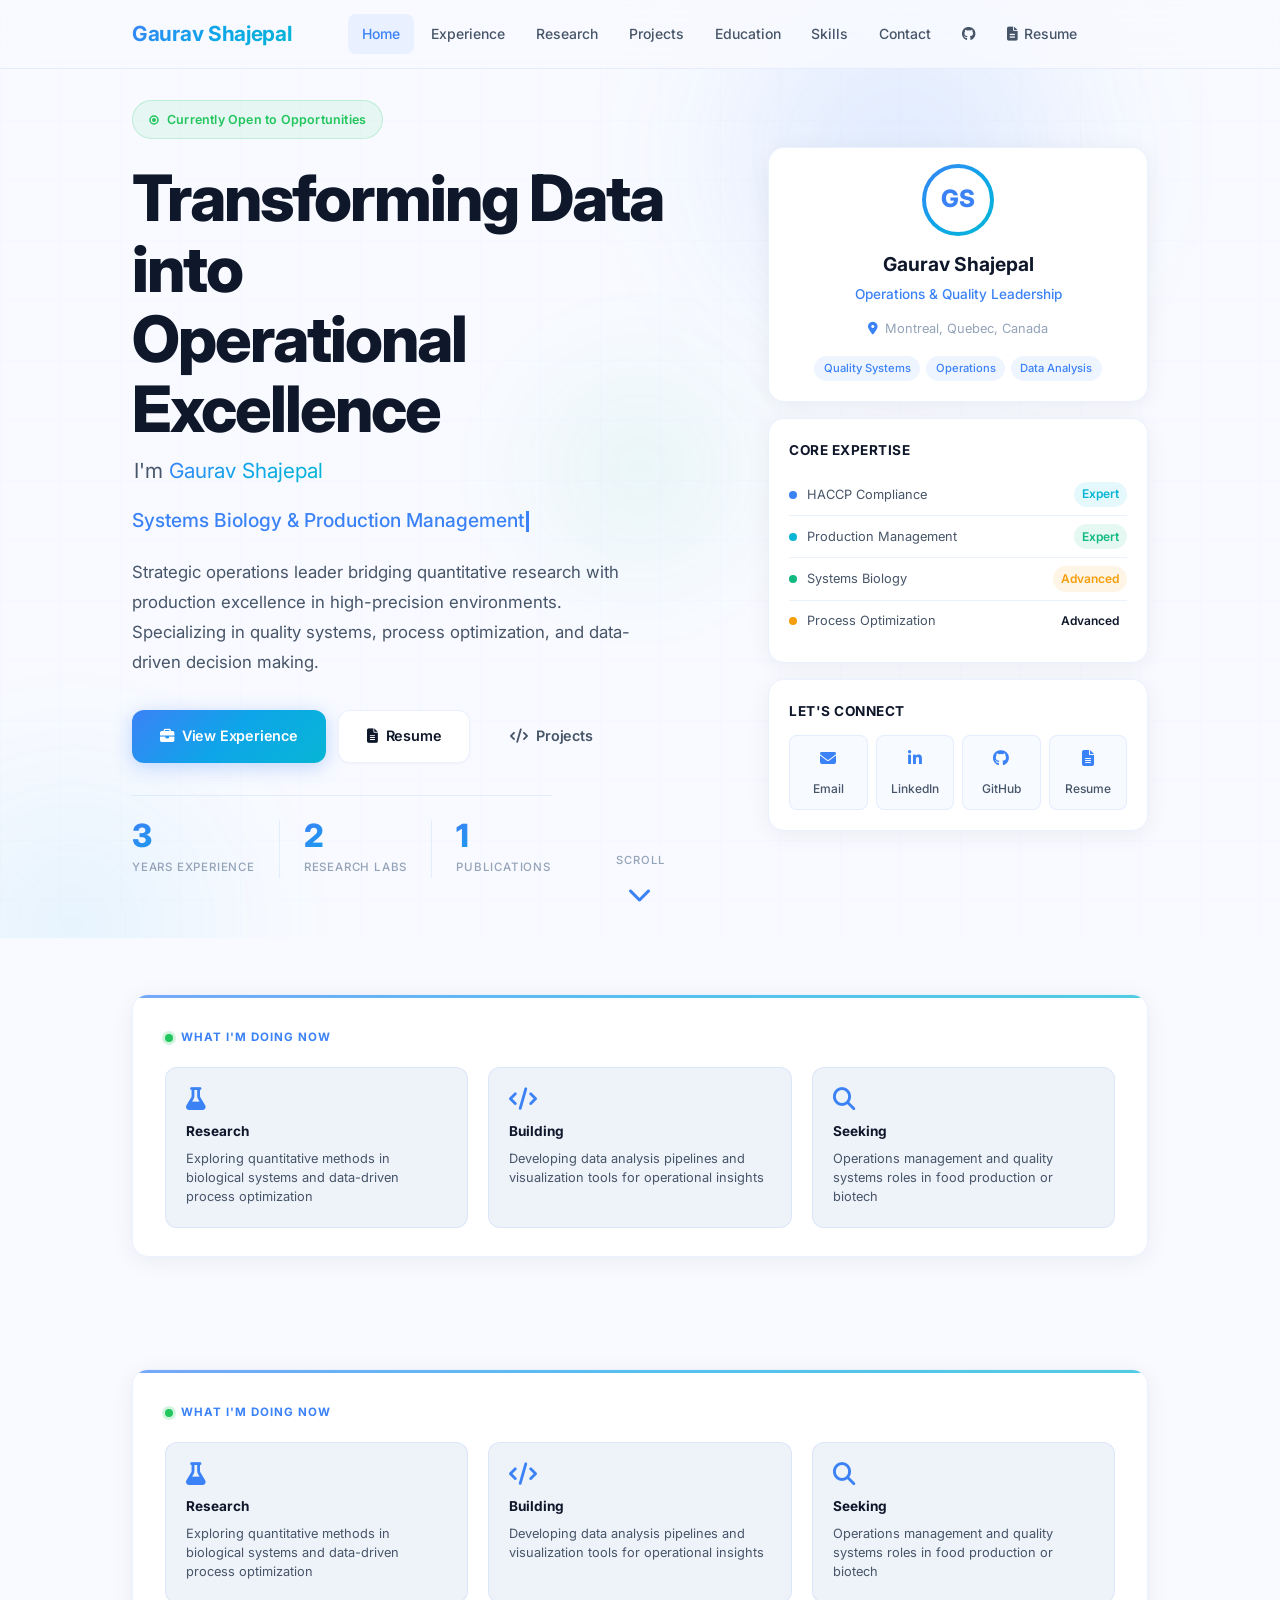
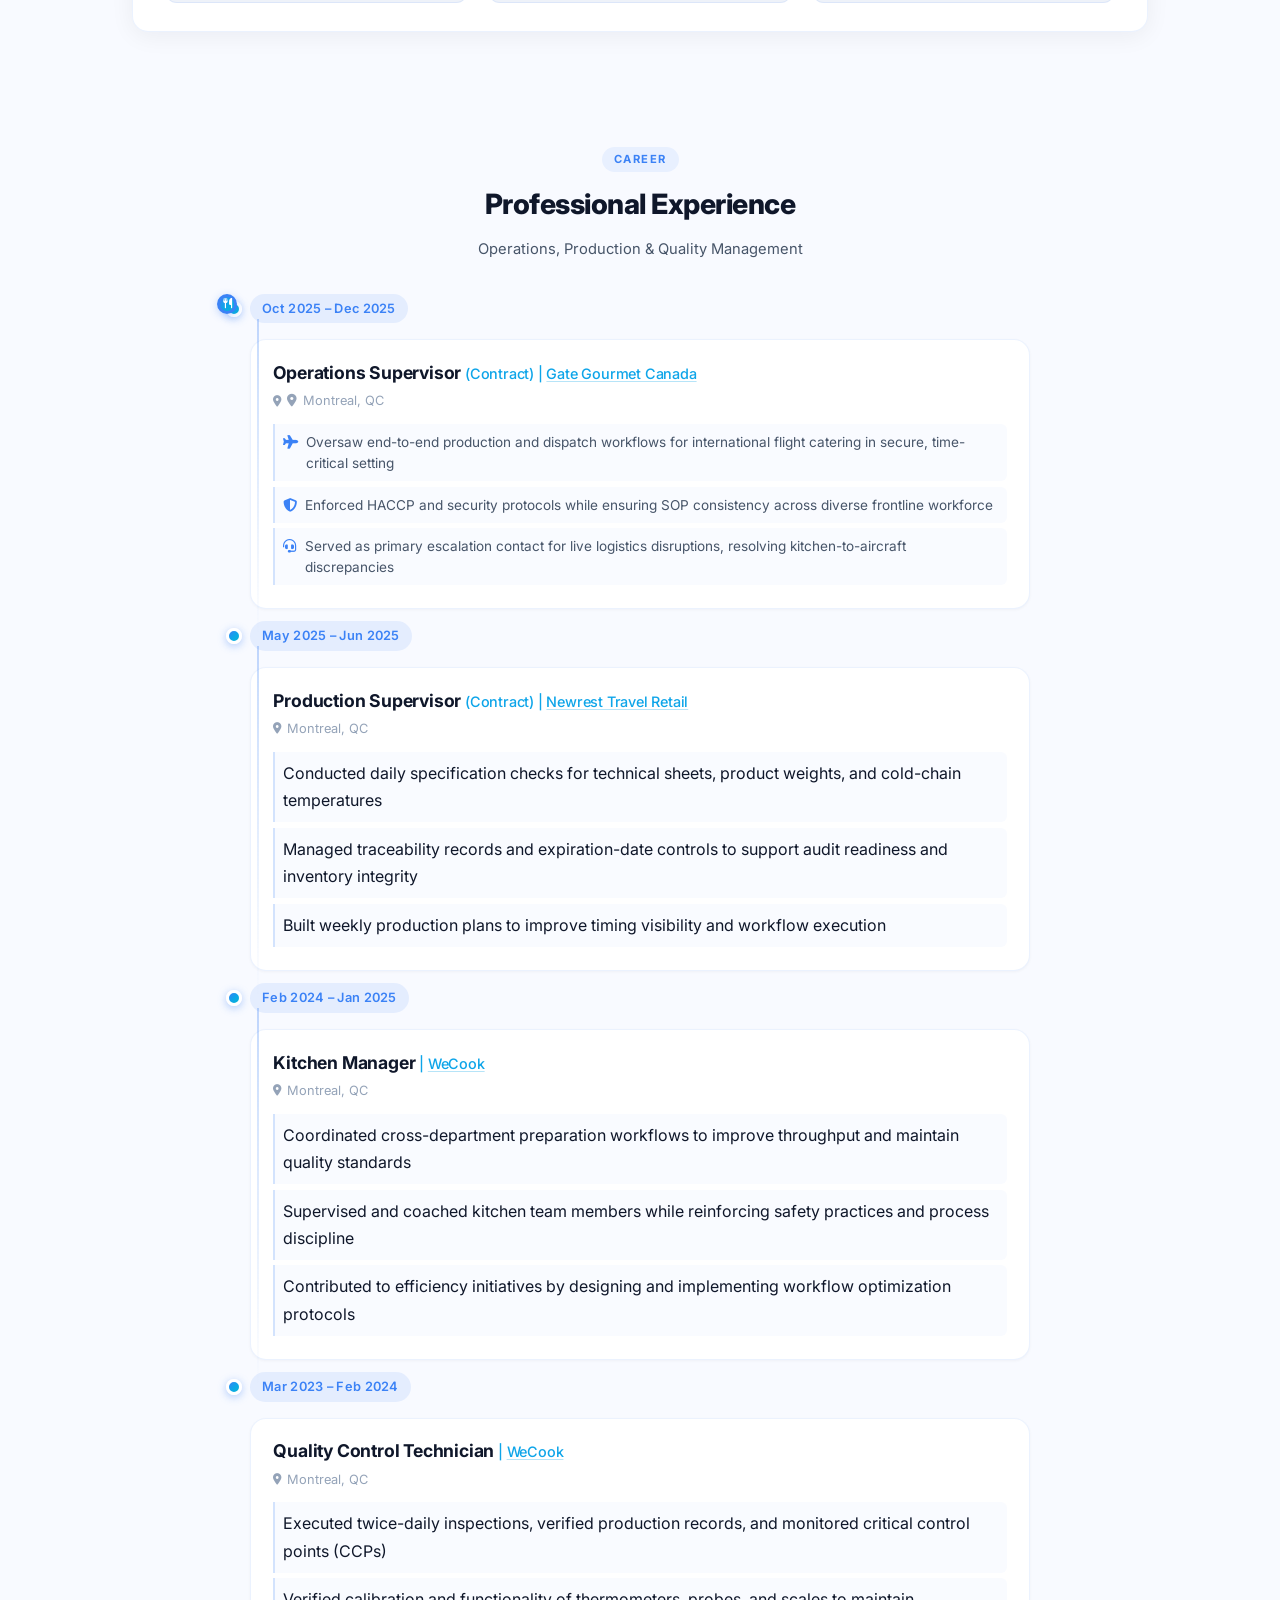
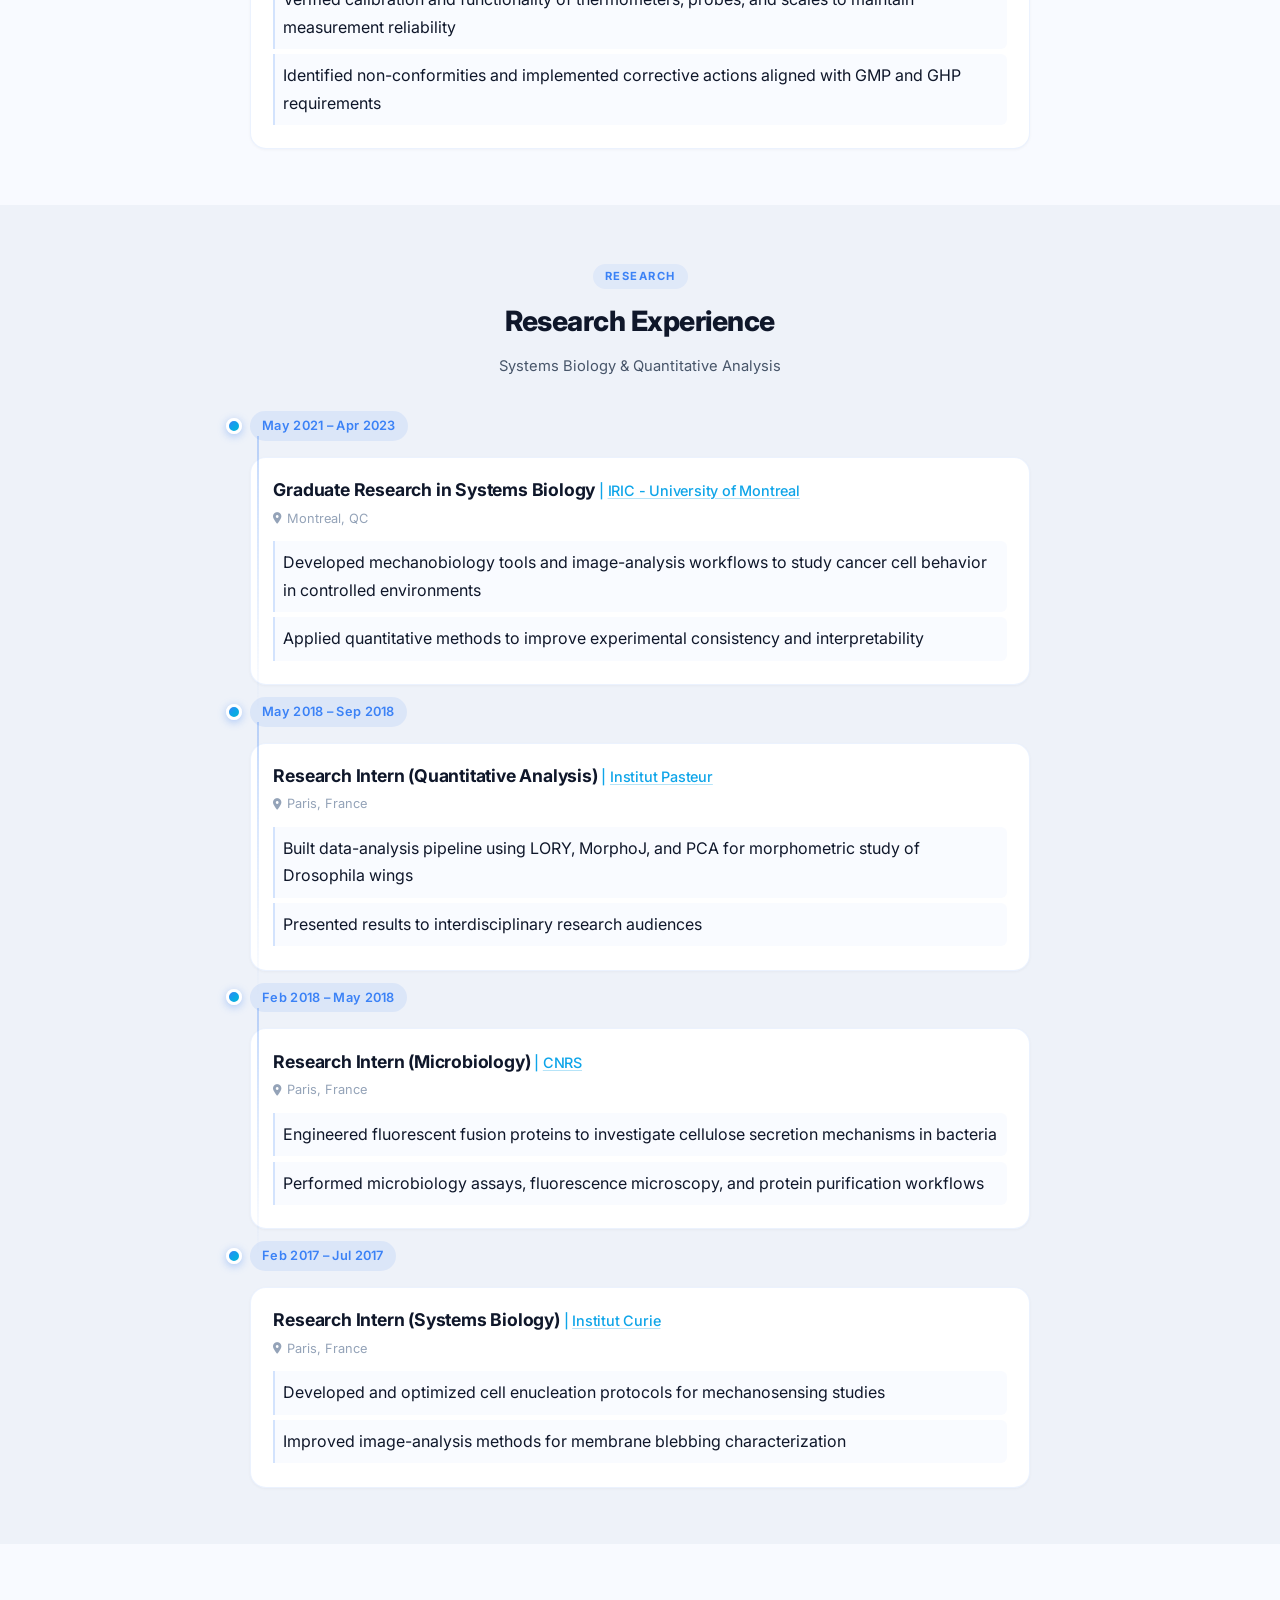
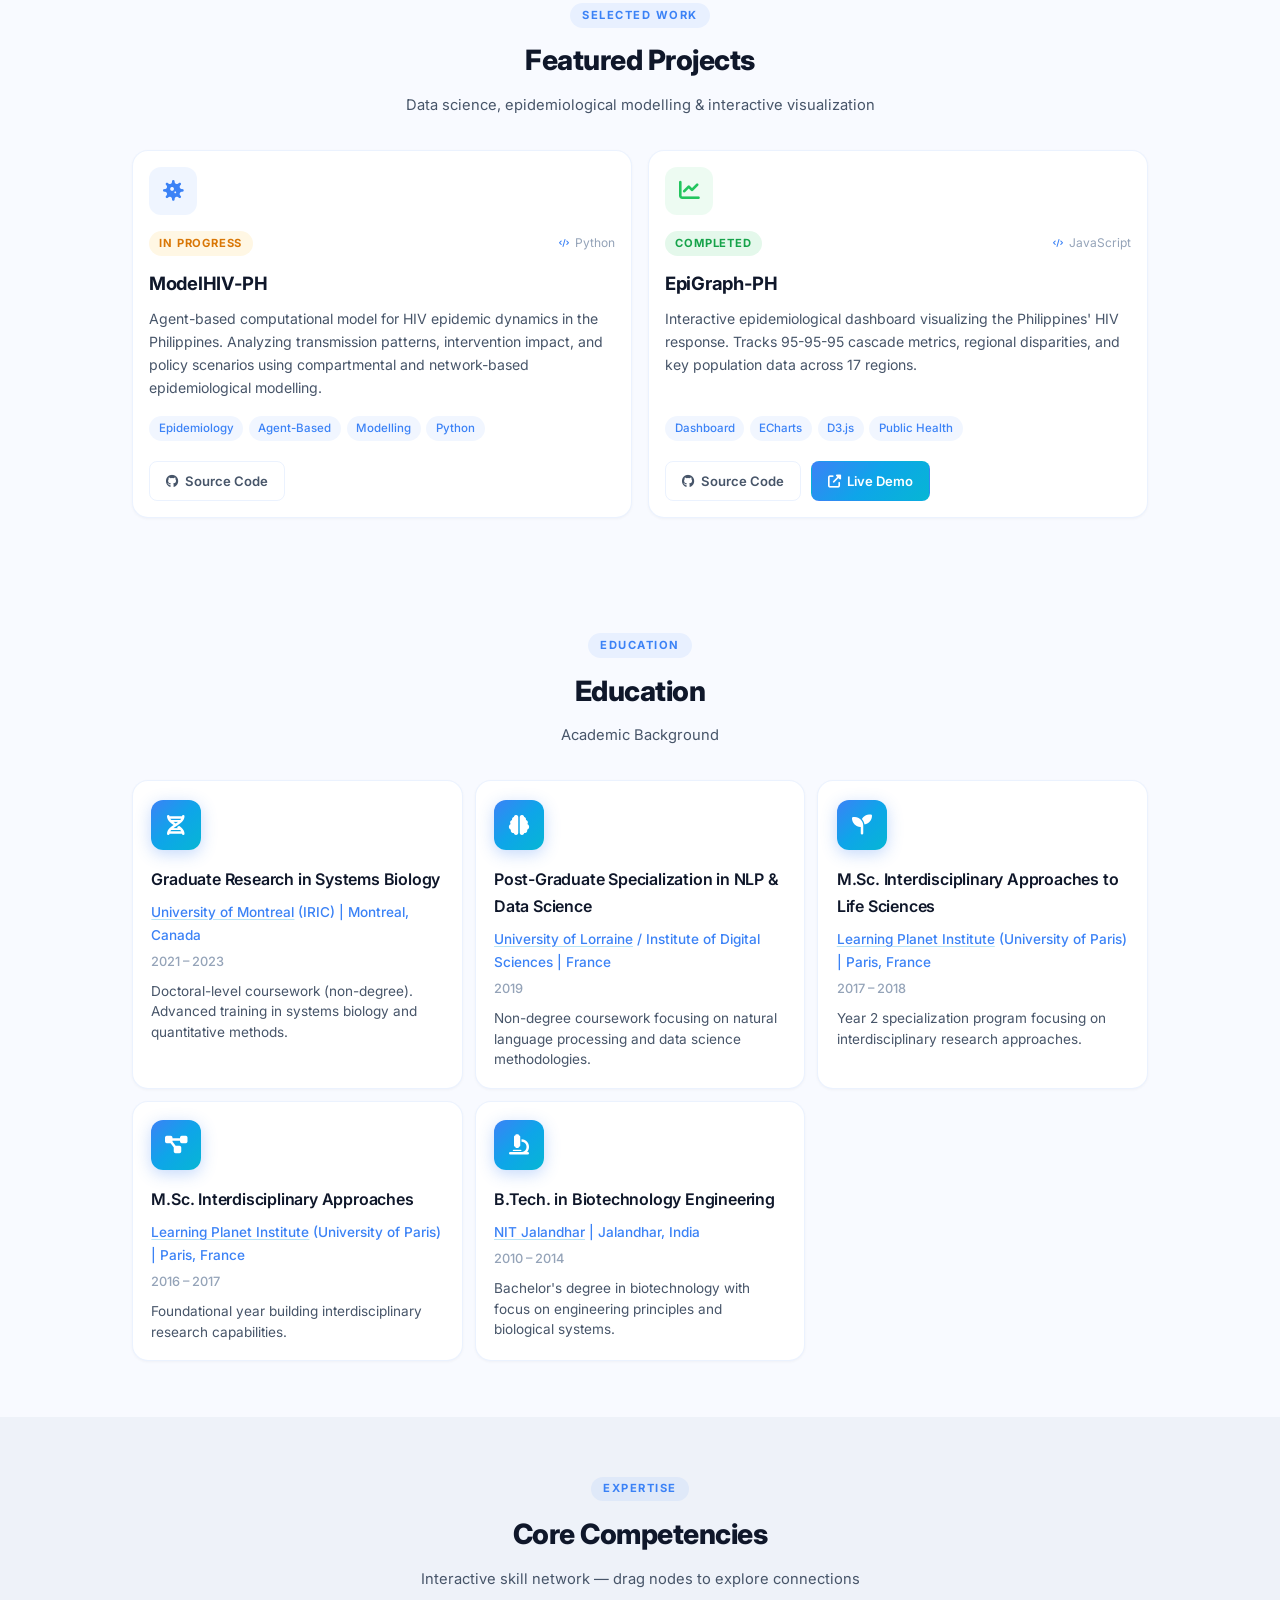
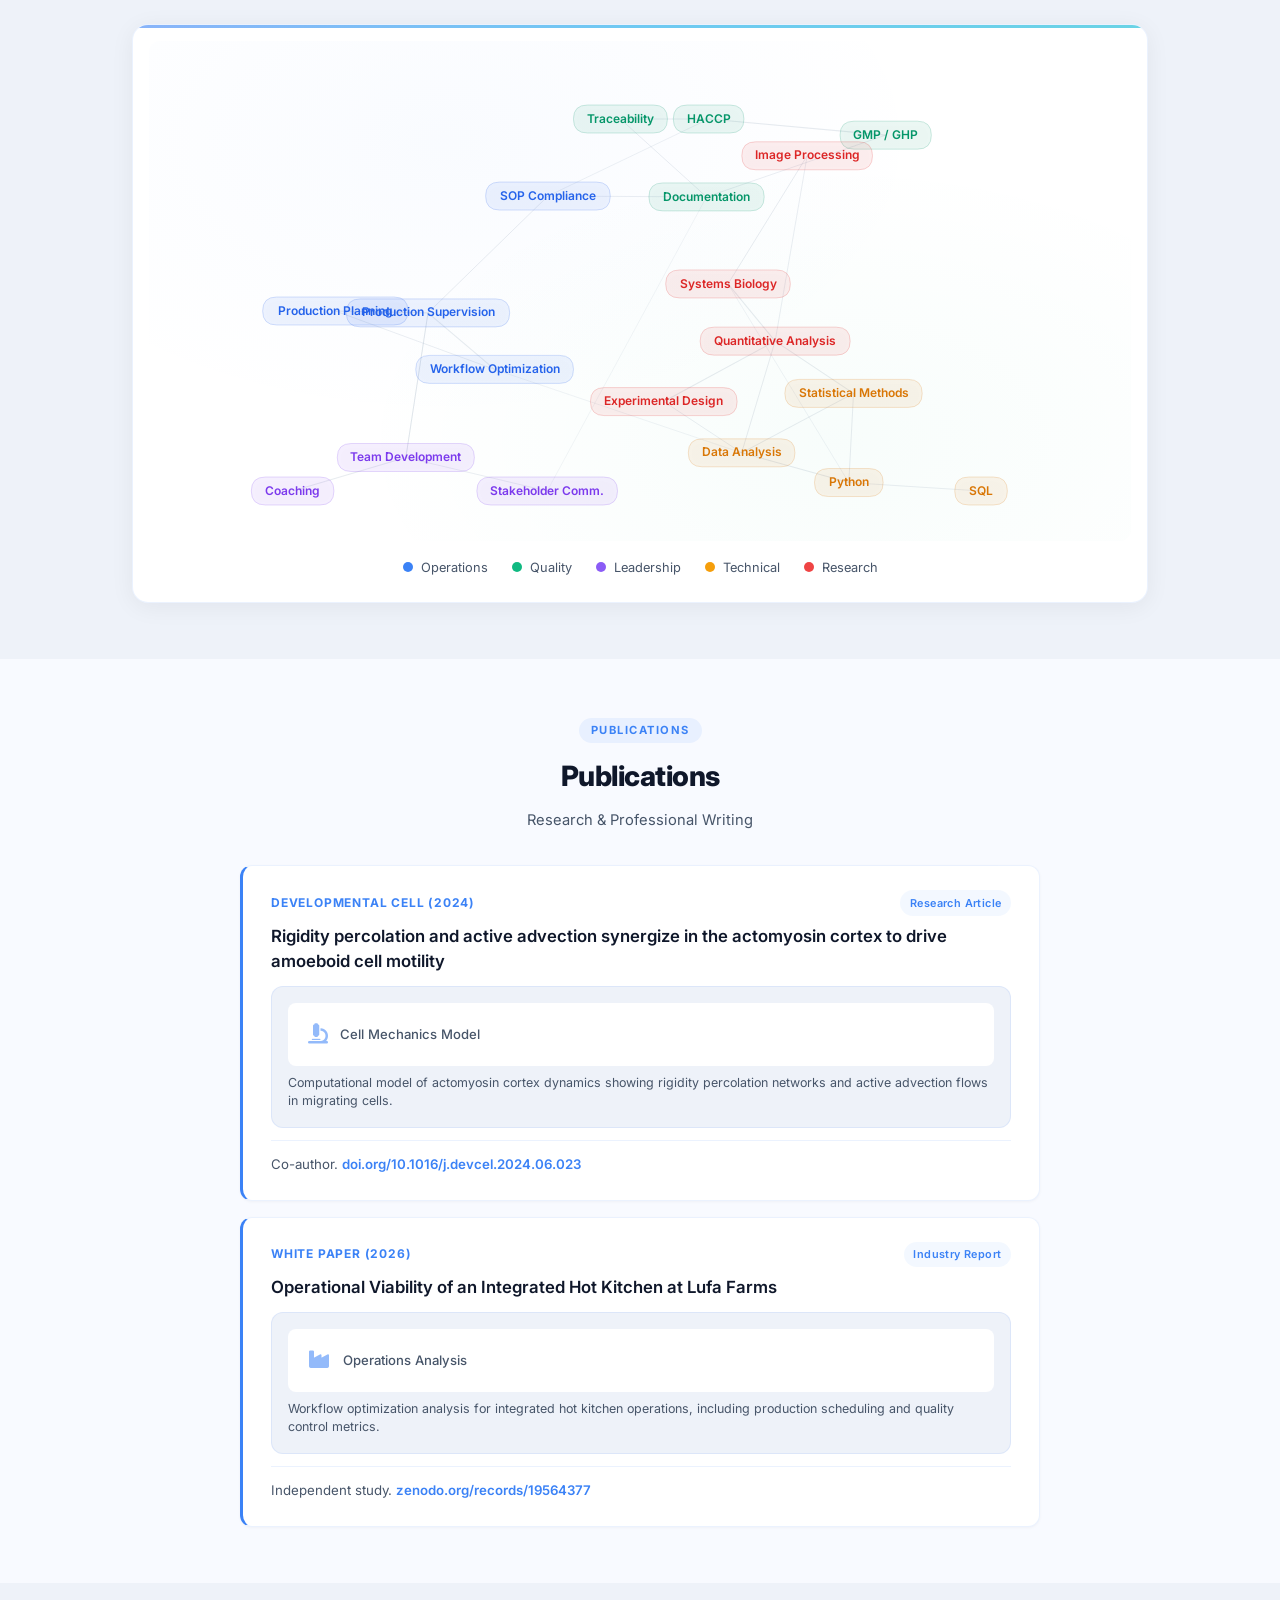
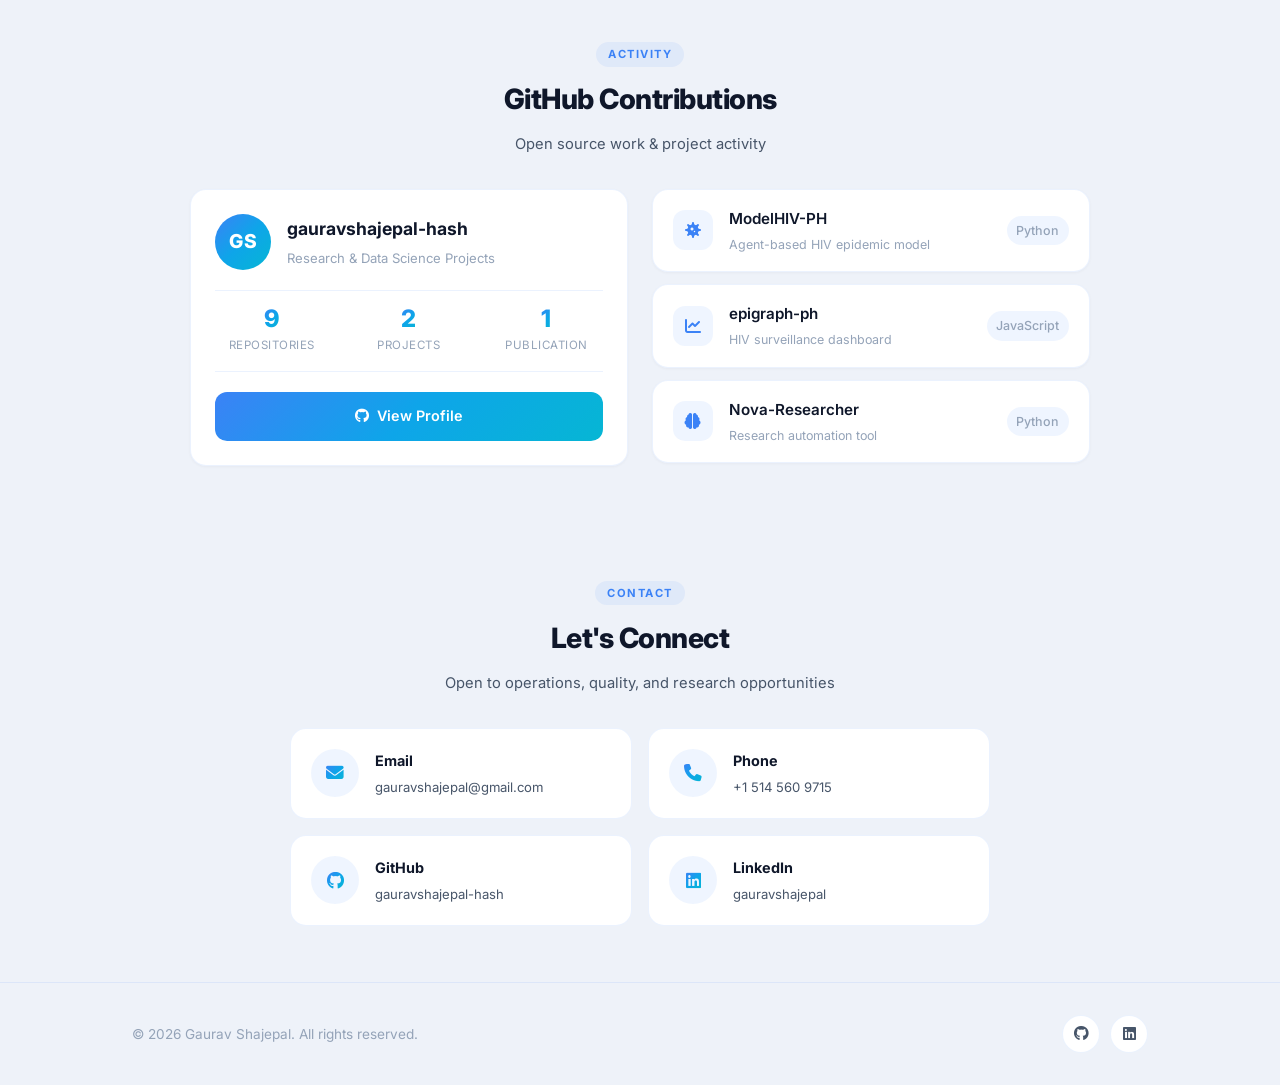
<file: index.html>
<!DOCTYPE html>
<html lang="en">
<head>
    <meta charset="UTF-8">
    <meta name="viewport" content="width=device-width, initial-scale=1.0">
    <meta name="description" content="Gaurav Shajepal - Operations & Quality Management Professional specializing in production supervision, quality control, and systems biology research based in Montreal, Canada.">
    <meta name="keywords" content="Gaurav Shajepal, Operations Supervisor, Quality Control, Production Management, HACCP, Montreal, Canada">
    <meta name="author" content="Gaurav Shajepal">
    <meta property="og:title" content="Gaurav Shajepal - Operations & Quality Professional">
    <meta property="og:description" content="Experienced operations and quality management professional with expertise in production supervision, HACCP compliance, and systems biology research.">
    <meta property="og:type" content="website">
    <meta property="og:url" content="https://gauravshajepal-hash.github.io">
    <meta name="twitter:card" content="summary">
    <meta name="twitter:title" content="Gaurav Shajepal - Operations & Quality Professional">
    <meta name="twitter:description" content="Experienced operations and quality management professional based in Montreal, Canada.">
    <title>Gaurav Shajepal - Operations & Quality Professional</title>
    <link rel="icon" href="data:image/svg+xml,<svg xmlns='http://www.w3.org/2000/svg' viewBox='0 0 100 100'><text y='.9em' font-size='90'>GS</text></svg>">
    <link rel="stylesheet" href="css/style.css">
    <link href="https://fonts.googleapis.com/css2?family=Inter:wght@300;400;500;600;700&display=swap" rel="stylesheet">
    <link rel="stylesheet" href="https://cdnjs.cloudflare.com/ajax/libs/font-awesome/6.4.0/css/all.min.css">
</head>
<body>
    <!-- Scroll Progress Bar -->
    <div class="scroll-progress" id="scrollProgress"></div>

    <!-- Back to Top Button -->
    <button class="back-to-top" id="backToTop" aria-label="Back to top">
        <i class="fas fa-arrow-up"></i>
    </button>

    <!-- Scroll Progress Bar -->
    <div class="scroll-progress" id="scrollProgress"></div>

    <!-- Back to Top Button -->
    <button class="back-to-top" id="backToTop" aria-label="Back to top">
        <i class="fas fa-arrow-up"></i>
    </button>

    <!-- Floating Decorations -->
    <div class="floating-shapes">
        <div class="floating-shape"></div>
        <div class="floating-shape"></div>
        <div class="floating-shape"></div>
        <div class="floating-shape"></div>
    </div>

    <!-- Navigation -->
    <nav class="navbar">
        <div class="container">
            <a href="#home" class="nav-brand">Gaurav Shajepal</a>
            <div class="nav-links" id="navLinks">
                <a href="#home" class="nav-link">Home</a>
                <a href="#experience" class="nav-link">Experience</a>
                <a href="#research" class="nav-link">Research</a>
                <a href="#projects" class="nav-link">Projects</a>
                <a href="#education" class="nav-link">Education</a>
                <a href="#skills" class="nav-link">Skills</a>
                <a href="#contact" class="nav-link">Contact</a>
                <a href="https://github.com/gauravshajepal-hash" target="_blank" class="nav-link">
                    <i class="fab fa-github"></i>
                </a>
                <a href="resume.html" class="nav-link">
                    <i class="fas fa-file-alt"></i> Resume
                </a>
            </div>
            <div style="display:flex;align-items:center;gap:0.5rem;">
                <button class="mobile-menu-btn" id="mobileMenuBtn">
                    <i class="fas fa-bars"></i>
                </button>
            </div>
        </div>
    </nav>

    <!-- Hero Section -->
    <section id="home" class="hero">
        <!-- Animated Background -->
        <div class="hero-bg">
            <div class="hero-grid"></div>
            <div class="hero-glow-1"></div>
            <div class="hero-glow-2"></div>
            <div class="hero-glow-3"></div>
        </div>
        
        <div class="container">
            <div class="hero-content">
                <div class="hero-text">
                    <div class="hero-badge">
                        <svg width="10" height="10" viewBox="0 0 10 10" fill="none">
                            <circle cx="5" cy="5" r="4" stroke="currentColor" stroke-width="1.5"/>
                            <circle cx="5" cy="5" r="2" fill="currentColor"/>
                        </svg>
                        <span>Currently Open to Opportunities</span>
                    </div>
                    
                    <div class="hero-title-wrap">
                        <h1 class="hero-title">
                            <span class="hero-title-line">Transforming Data into</span>
                            <span class="hero-title-line">Operational Excellence</span>
                        </h1>
                        <div class="hero-title-sub">
                            I'm <span class="gradient-text">Gaurav Shajepal</span>
                        </div>
                    </div>
                    
                    <div class="hero-role">
                        <span class="typing-text" id="typingText"></span><span class="typing-cursor"></span>
                    </div>
                    
                    <p class="hero-description">
                        Strategic operations leader bridging quantitative research with production excellence in high-precision environments. Specializing in quality systems, process optimization, and data-driven decision making.
                    </p>
                    
                    <div class="hero-buttons">
                        <a href="#experience" class="btn btn-primary">
                            <i class="fas fa-briefcase"></i> View Experience
                        </a>
                        <a href="resume.html" class="btn btn-secondary">
                            <i class="fas fa-file-alt"></i> Resume
                        </a>
                        <a href="#projects" class="btn btn-outline">
                            <i class="fas fa-code"></i> Projects
                        </a>
                    </div>
                    
                    <div class="hero-stats">
                        <div class="hero-stat">
                            <span class="hero-stat-num" data-target="4">0</span>
                            <span class="hero-stat-label">Years Experience</span>
                        </div>
                        <div class="hero-stat-divider"></div>
                        <div class="hero-stat">
                            <span class="hero-stat-num" data-target="3">0</span>
                            <span class="hero-stat-label">Research Labs</span>
                        </div>
                        <div class="hero-stat-divider"></div>
                        <div class="hero-stat">
                            <span class="hero-stat-num" data-target="2">0</span>
                            <span class="hero-stat-label">Publications</span>
                        </div>
                    </div>
                </div>
                
                <div class="hero-visual">
                    <div class="hero-card-group">
                        <!-- Floating Profile Card -->
                        <div class="hero-float-card card-profile">
                            <div class="card-avatar">
                                <div class="avatar-ring"></div>
                                <div class="avatar-content">
                                    <span>GS</span>
                                </div>
                            </div>
                            <h3>Gaurav Shajepal</h3>
                            <p class="card-role">Operations & Quality Leadership</p>
                            <div class="card-location">
                                <i class="fas fa-map-marker-alt"></i>
                                Montreal, Quebec, Canada
                            </div>
                            <div class="card-expertise">
                                <span>Quality Systems</span>
                                <span>Operations</span>
                                <span>Data Analysis</span>
                            </div>
                        </div>
                        
                        <!-- Floating Stats Card -->
                        <div class="hero-float-card card-stats">
                            <h4>Core Expertise</h4>
                            <div class="stat-row">
                                <div class="stat-dot" style="background: #3b82f6"></div>
                                <span>HACCP Compliance</span>
                                <strong>Expert</strong>
                            </div>
                            <div class="stat-row">
                                <div class="stat-dot" style="background: #06b6d4"></div>
                                <span>Production Management</span>
                                <strong>Expert</strong>
                            </div>
                            <div class="stat-row">
                                <div class="stat-dot" style="background: #10b981"></div>
                                <span>Systems Biology</span>
                                <strong>Advanced</strong>
                            </div>
                            <div class="stat-row">
                                <div class="stat-dot" style="background: #f59e0b"></div>
                                <span>Process Optimization</span>
                                <strong>Advanced</strong>
                            </div>
                        </div>
                        
                        <!-- Floating Connect Card -->
                        <div class="hero-float-card card-connect">
                            <h4>Let's Connect</h4>
                            <div class="connect-links">
                                <a href="mailto:gauravshajepal@gmail.com" class="connect-item">
                                    <div class="connect-icon">
                                        <i class="fas fa-envelope"></i>
                                    </div>
                                    <span>Email</span>
                                </a>
                                <a href="https://linkedin.com/in/gauravshajepal" target="_blank" class="connect-item">
                                    <div class="connect-icon">
                                        <i class="fab fa-linkedin-in"></i>
                                    </div>
                                    <span>LinkedIn</span>
                                </a>
                                <a href="https://github.com/gauravshajepal-hash" target="_blank" class="connect-item">
                                    <div class="connect-icon">
                                        <i class="fab fa-github"></i>
                                    </div>
                                    <span>GitHub</span>
                                </a>
                                <a href="resume.html" class="connect-item">
                                    <div class="connect-icon">
                                        <i class="fas fa-file-alt"></i>
                                    </div>
                                    <span>Resume</span>
                                </a>
                            </div>
                        </div>
                    </div>
                </div>
            </div>
        </div>
        
        <div class="scroll-indicator">
            <span>Scroll</span>
            <i class="fas fa-chevron-down"></i>
        </div>
    </section>

    <!-- Currently Section -->
    <section class="section currently-section">
        <div class="container">
            <div class="currently-card reveal">
                <div class="currently-badge">
                    <span class="pulse-dot"></span>
                    <span>What I'm Doing Now</span>
                </div>
                <div class="currently-grid">
                    <div class="currently-item">
                        <i class="fas fa-flask"></i>
                        <h4>Research</h4>
                        <p>Exploring quantitative methods in biological systems and data-driven process optimization</p>
                    </div>
                    <div class="currently-item">
                        <i class="fas fa-code"></i>
                        <h4>Building</h4>
                        <p>Developing data analysis pipelines and visualization tools for operational insights</p>
                    </div>
                    <div class="currently-item">
                        <i class="fas fa-search"></i>
                        <h4>Seeking</h4>
                        <p>Operations management and quality systems roles in food production or biotech</p>
                    </div>
                </div>
            </div>
        </div>
    </section>

    <!-- Currently Section -->
    <section class="section currently-section">
        <div class="container">
            <div class="currently-card reveal">
                <div class="currently-badge">
                    <span class="pulse-dot"></span>
                    <span>What I'm Doing Now</span>
                </div>
                <div class="currently-grid">
                    <div class="currently-item">
                        <i class="fas fa-flask"></i>
                        <h4>Research</h4>
                        <p>Exploring quantitative methods in biological systems and data-driven process optimization</p>
                    </div>
                    <div class="currently-item">
                        <i class="fas fa-code"></i>
                        <h4>Building</h4>
                        <p>Developing data analysis pipelines and visualization tools for operational insights</p>
                    </div>
                    <div class="currently-item">
                        <i class="fas fa-search"></i>
                        <h4>Seeking</h4>
                        <p>Operations management and quality systems roles in food production or biotech</p>
                    </div>
                </div>
            </div>
        </div>
    </section>

    <!-- Experience Section -->
    <section id="experience" class="section">
        <div class="container">
            <div class="section-header reveal">
                <span class="section-label">Career</span>
                <h2 class="section-title">Professional Experience</h2>
                <p class="section-subtitle">Operations, Production & Quality Management</p>
            </div>
            <div class="timeline">
                <!-- Experience 1 -->
                <div class="timeline-item">
                    <div class="timeline-icon">
                        <i class="fas fa-utensils"></i>
                    </div>
                    <div class="timeline-date">Oct 2025 – Dec 2025</div>
                    <div class="timeline-content">
                        <h3>Operations Supervisor <span class="company">(Contract) | <a href="https://www.gategroup.com/" target="_blank">Gate Gourmet Canada</a></span></h3>
                        <p class="location"><i class="fas fa-map-marker-alt"></i> Montreal, QC</p>
                        <div class="achievement-list">
                            <div class="achievement-item">
                                <i class="fas fa-plane"></i>
                                <span>Oversaw end-to-end production and dispatch workflows for international flight catering in secure, time-critical setting</span>
                            </div>
                            <div class="achievement-item">
                                <i class="fas fa-shield-alt"></i>
                                <span>Enforced HACCP and security protocols while ensuring SOP consistency across diverse frontline workforce</span>
                            </div>
                            <div class="achievement-item">
                                <i class="fas fa-headset"></i>
                                <span>Served as primary escalation contact for live logistics disruptions, resolving kitchen-to-aircraft discrepancies</span>
                            </div>
                        </div>
                    </div>
                </div>

                <!-- Experience 2 -->
                <div class="timeline-item">
                    <div class="timeline-date">May 2025 – Jun 2025</div>
                    <div class="timeline-content">
                        <h3>Production Supervisor <span class="company">(Contract) | <a href="https://www.newrest.eu/" target="_blank">Newrest Travel Retail</a></span></h3>
                        <p class="location">Montreal, QC</p>
                        <div class="achievement-list">
                            <div class="achievement-item">Conducted daily specification checks for technical sheets, product weights, and cold-chain temperatures</div>
                            <div class="achievement-item">Managed traceability records and expiration-date controls to support audit readiness and inventory integrity</div>
                            <div class="achievement-item">Built weekly production plans to improve timing visibility and workflow execution</div>
                        </div>
                    </div>
                </div>

                <!-- Experience 3 -->
                <div class="timeline-item">
                    <div class="timeline-date">Feb 2024 – Jan 2025</div>
                    <div class="timeline-content">
                        <h3>Kitchen Manager <span class="company">| <a href="https://www.wecookmeals.ca/" target="_blank">WeCook</a></span></h3>
                        <p class="location">Montreal, QC</p>
                        <div class="achievement-list">
                            <div class="achievement-item">Coordinated cross-department preparation workflows to improve throughput and maintain quality standards</div>
                            <div class="achievement-item">Supervised and coached kitchen team members while reinforcing safety practices and process discipline</div>
                            <div class="achievement-item">Contributed to efficiency initiatives by designing and implementing workflow optimization protocols</div>
                        </div>
                    </div>
                </div>

                <!-- Experience 4 -->
                <div class="timeline-item">
                    <div class="timeline-date">Mar 2023 – Feb 2024</div>
                    <div class="timeline-content">
                        <h3>Quality Control Technician <span class="company">| <a href="https://www.wecookmeals.ca/" target="_blank">WeCook</a></span></h3>
                        <p class="location">Montreal, QC</p>
                        <div class="achievement-list">
                            <div class="achievement-item">Executed twice-daily inspections, verified production records, and monitored critical control points (CCPs)</div>
                            <div class="achievement-item">Verified calibration and functionality of thermometers, probes, and scales to maintain measurement reliability</div>
                            <div class="achievement-item">Identified non-conformities and implemented corrective actions aligned with GMP and GHP requirements</div>
                        </div>
                    </div>
                </div>
            </div>
        </div>
    </section>

    <!-- Research Section -->
    <section id="research" class="section bg-alt">
        <div class="container">
            <div class="section-header reveal">
                <span class="section-label">Research</span>
                <h2 class="section-title">Research Experience</h2>
                <p class="section-subtitle">Systems Biology & Quantitative Analysis</p>
            </div>
            <div class="timeline">
                <!-- Research 1 -->
                <div class="timeline-item">
                    <div class="timeline-date">May 2021 – Apr 2023</div>
                    <div class="timeline-content">
                        <h3>Graduate Research in Systems Biology <span class="company">| <a href="https://iric.umontreal.ca/" target="_blank">IRIC - University of Montreal</a></span></h3>
                        <p class="location">Montreal, QC</p>
                        <div class="achievement-list">
                            <div class="achievement-item">Developed mechanobiology tools and image-analysis workflows to study cancer cell behavior in controlled environments</div>
                            <div class="achievement-item">Applied quantitative methods to improve experimental consistency and interpretability</div>
                        </div>
                    </div>
                </div>

                <!-- Research 2 -->
                <div class="timeline-item">
                    <div class="timeline-date">May 2018 – Sep 2018</div>
                    <div class="timeline-content">
                        <h3>Research Intern (Quantitative Analysis) <span class="company">| <a href="https://www.pasteur.fr/" target="_blank">Institut Pasteur</a></span></h3>
                        <p class="location">Paris, France</p>
                        <div class="achievement-list">
                            <div class="achievement-item">Built data-analysis pipeline using LORY, MorphoJ, and PCA for morphometric study of Drosophila wings</div>
                            <div class="achievement-item">Presented results to interdisciplinary research audiences</div>
                        </div>
                    </div>
                </div>

                <!-- Research 3 -->
                <div class="timeline-item">
                    <div class="timeline-date">Feb 2018 – May 2018</div>
                    <div class="timeline-content">
                        <h3>Research Intern (Microbiology) <span class="company">| <a href="https://www.cnrs.fr/" target="_blank">CNRS</a></span></h3>
                        <p class="location">Paris, France</p>
                        <div class="achievement-list">
                            <div class="achievement-item">Engineered fluorescent fusion proteins to investigate cellulose secretion mechanisms in bacteria</div>
                            <div class="achievement-item">Performed microbiology assays, fluorescence microscopy, and protein purification workflows</div>
                        </div>
                    </div>
                </div>

                <!-- Research 4 -->
                <div class="timeline-item">
                    <div class="timeline-date">Feb 2017 – Jul 2017</div>
                    <div class="timeline-content">
                        <h3>Research Intern (Systems Biology) <span class="company">| <a href="https://curie.fr/" target="_blank">Institut Curie</a></span></h3>
                        <p class="location">Paris, France</p>
                        <div class="achievement-list">
                            <div class="achievement-item">Developed and optimized cell enucleation protocols for mechanosensing studies</div>
                            <div class="achievement-item">Improved image-analysis methods for membrane blebbing characterization</div>
                        </div>
                    </div>
                </div>
            </div>
        </div>
    </section>

    <!-- Projects Section -->
    <section id="projects" class="section">
        <div class="container">
            <div class="section-header reveal">
                <span class="section-label">Selected Work</span>
                <h2 class="section-title">Featured Projects</h2>
                <p class="section-subtitle">Data science, epidemiological modelling & interactive visualization</p>
            </div>
            <div class="projects-grid">
                <!-- Project 1 - ModelHIV -->
                <div class="project-card">
                    <div class="project-icon">
                        <i class="fas fa-virus"></i>
                    </div>
                    <div class="project-header">
                        <span class="project-status status-progress">In Progress</span>
                        <span class="project-lang"><i class="fas fa-code"></i> Python</span>
                    </div>
                    <h3 class="project-title">ModelHIV-PH</h3>
                    <p class="project-desc">
                        Agent-based computational model for HIV epidemic dynamics in the Philippines. Analyzing transmission patterns, intervention impact, and policy scenarios using compartmental and network-based epidemiological modelling.
                    </p>
                    <div class="project-tags">
                        <span>Epidemiology</span>
                        <span>Agent-Based</span>
                        <span>Modelling</span>
                        <span>Python</span>
                    </div>
                    <div class="project-links">
                        <a href="https://github.com/gauravshajepal-hash/ModelHIV-PH" target="_blank" class="project-link">
                            <i class="fab fa-github"></i> Source Code
                        </a>
                    </div>
                </div>

                <!-- Project 2 - EpiGraph Dashboard -->
                <div class="project-card">
                    <div class="project-icon project-icon-green">
                        <i class="fas fa-chart-line"></i>
                    </div>
                    <div class="project-header">
                        <span class="project-status status-complete">Completed</span>
                        <span class="project-lang"><i class="fas fa-code"></i> JavaScript</span>
                    </div>
                    <h3 class="project-title">EpiGraph-PH</h3>
                    <p class="project-desc">
                        Interactive epidemiological dashboard visualizing the Philippines' HIV response. Tracks 95-95-95 cascade metrics, regional disparities, and key population data across 17 regions.
                    </p>
                    <div class="project-tags">
                        <span>Dashboard</span>
                        <span>ECharts</span>
                        <span>D3.js</span>
                        <span>Public Health</span>
                    </div>
                    <div class="project-links">
                        <a href="https://github.com/gauravshajepal-hash/epigraph-ph" target="_blank" class="project-link">
                            <i class="fab fa-github"></i> Source Code
                        </a>
                        <a href="https://gauravshajepal-hash.github.io/epigraph-ph/" target="_blank" class="project-link project-link-primary">
                            <i class="fas fa-external-link-alt"></i> Live Demo
                        </a>
                    </div>
                </div>
            </div>
        </div>
    </section>

    <!-- Education Section -->
    <section id="education" class="section">
        <div class="container">
            <div class="section-header reveal">
                <span class="section-label">Education</span>
                <h2 class="section-title">Education</h2>
                <p class="section-subtitle">Academic Background</p>
            </div>
            <div class="education-grid reveal">
                <div class="education-card">
                    <div class="edu-icon">
                        <i class="fas fa-dna"></i>
                    </div>
                    <h3>Graduate Research in Systems Biology</h3>
                    <p class="degree"><a href="https://www.umontreal.ca/" target="_blank">University of Montreal</a> (IRIC) | Montreal, Canada</p>
                    <p class="date">2021 – 2023</p>
                    <p class="desc">Doctoral-level coursework (non-degree). Advanced training in systems biology and quantitative methods.</p>
                </div>
                <div class="education-card">
                    <div class="edu-icon">
                        <i class="fas fa-brain"></i>
                    </div>
                    <h3>Post-Graduate Specialization in NLP & Data Science</h3>
                    <p class="degree"><a href="https://www.univ-lorraine.fr/" target="_blank">University of Lorraine</a> / Institute of Digital Sciences | France</p>
                    <p class="date">2019</p>
                    <p class="desc">Non-degree coursework focusing on natural language processing and data science methodologies.</p>
                </div>
                <div class="education-card">
                    <div class="edu-icon">
                        <i class="fas fa-seedling"></i>
                    </div>
                    <h3>M.Sc. Interdisciplinary Approaches to Life Sciences</h3>
                    <p class="degree"><a href="https://www.learningplanetinstitute.org/" target="_blank">Learning Planet Institute</a> (University of Paris) | Paris, France</p>
                    <p class="date">2017 – 2018</p>
                    <p class="desc">Year 2 specialization program focusing on interdisciplinary research approaches.</p>
                </div>
                <div class="education-card">
                    <div class="edu-icon">
                        <i class="fas fa-project-diagram"></i>
                    </div>
                    <h3>M.Sc. Interdisciplinary Approaches</h3>
                    <p class="degree"><a href="https://www.learningplanetinstitute.org/" target="_blank">Learning Planet Institute</a> (University of Paris) | Paris, France</p>
                    <p class="date">2016 – 2017</p>
                    <p class="desc">Foundational year building interdisciplinary research capabilities.</p>
                </div>
                <div class="education-card">
                    <div class="edu-icon">
                        <i class="fas fa-microscope"></i>
                    </div>
                    <h3>B.Tech. in Biotechnology Engineering</h3>
                    <p class="degree"><a href="https://www.nitj.ac.in/" target="_blank">NIT Jalandhar</a> | Jalandhar, India</p>
                    <p class="date">2010 – 2014</p>
                    <p class="desc">Bachelor's degree in biotechnology with focus on engineering principles and biological systems.</p>
                </div>
            </div>
        </div>
    </section>

    <!-- Skills Section -->
    <section id="skills" class="section bg-alt">
        <div class="container">
            <div class="section-header reveal">
                <span class="section-label">Expertise</span>
                <h2 class="section-title">Core Competencies</h2>
                <p class="section-subtitle">Interactive skill network — drag nodes to explore connections</p>
            </div>
            <div class="skills-graph-container reveal">
                <div class="skills-graph-wrapper">
                    <canvas id="skillsGraph" width="1000" height="600"></canvas>
                </div>
                <div class="skill-legend">
                    <div class="legend-item">
                        <span class="legend-dot" style="background: #3b82f6"></span>
                        <span>Operations</span>
                    </div>
                    <div class="legend-item">
                        <span class="legend-dot" style="background: #10b981"></span>
                        <span>Quality</span>
                    </div>
                    <div class="legend-item">
                        <span class="legend-dot" style="background: #8b5cf6"></span>
                        <span>Leadership</span>
                    </div>
                    <div class="legend-item">
                        <span class="legend-dot" style="background: #f59e0b"></span>
                        <span>Technical</span>
                    </div>
                    <div class="legend-item">
                        <span class="legend-dot" style="background: #ef4444"></span>
                        <span>Research</span>
                    </div>
                </div>
            </div>
        </div>
    </section>

    <!-- Publications Section -->
    <section id="publications" class="section">
        <div class="container">
            <div class="section-header reveal">
                <span class="section-label">Publications</span>
                <h2 class="section-title">Publications</h2>
                <p class="section-subtitle">Research & Professional Writing</p>
            </div>
            <div class="publications-list reveal">
                <div class="publication-item">
                    <div class="publication-header">
                        <h3>Developmental Cell (2024)</h3>
                        <span class="publication-type">Research Article</span>
                    </div>
                    <p class="publication-title">Rigidity percolation and active advection synergize in the actomyosin cortex to drive amoeboid cell motility</p>
                    <div class="publication-figure">
                        <div class="figure-placeholder">
                            <i class="fas fa-microscope"></i>
                            <span>Cell Mechanics Model</span>
                        </div>
                        <p class="figure-caption">Computational model of actomyosin cortex dynamics showing rigidity percolation networks and active advection flows in migrating cells.</p>
                    </div>
                    <p class="publication-details">Co-author. <a href="https://doi.org/10.1016/j.devcel.2024.06.023" target="_blank">doi.org/10.1016/j.devcel.2024.06.023</a></p>
                </div>
                <div class="publication-item">
                    <div class="publication-header">
                        <h3>White Paper (2026)</h3>
                        <span class="publication-type">Industry Report</span>
                    </div>
                    <p class="publication-title">Operational Viability of an Integrated Hot Kitchen at Lufa Farms</p>
                    <div class="publication-figure">
                        <div class="figure-placeholder">
                            <i class="fas fa-industry"></i>
                            <span>Operations Analysis</span>
                        </div>
                        <p class="figure-caption">Workflow optimization analysis for integrated hot kitchen operations, including production scheduling and quality control metrics.</p>
                    </div>
                    <p class="publication-details">Independent study. <a href="https://zenodo.org/records/19564377" target="_blank">zenodo.org/records/19564377</a></p>
                </div>
            </div>
        </div>
    </section>

    <!-- GitHub Activity Section -->
    <section id="github" class="section bg-alt">
        <div class="container">
            <div class="section-header reveal">
                <span class="section-label">Activity</span>
                <h2 class="section-title">GitHub Contributions</h2>
                <p class="section-subtitle">Open source work & project activity</p>
            </div>
            <div class="github-container reveal">
                <div class="github-card">
                    <div class="github-header">
                        <div class="github-avatar">
                            <span>GS</span>
                        </div>
                        <div class="github-info">
                            <h3>gauravshajepal-hash</h3>
                            <p>Research & Data Science Projects</p>
                        </div>
                    </div>
                    <div class="github-stats">
                        <div class="github-stat">
                            <span class="github-stat-num">9</span>
                            <span class="github-stat-label">Repositories</span>
                        </div>
                        <div class="github-stat">
                            <span class="github-stat-num">2</span>
                            <span class="github-stat-label">Projects</span>
                        </div>
                        <div class="github-stat">
                            <span class="github-stat-num">1</span>
                            <span class="github-stat-label">Publication</span>
                        </div>
                    </div>
                    <a href="https://github.com/gauravshajepal-hash" target="_blank" class="github-link">
                        <i class="fab fa-github"></i> View Profile
                    </a>
                </div>
                <div class="github-repos">
                    <div class="github-repo">
                        <div class="repo-icon">
                            <i class="fas fa-virus"></i>
                        </div>
                        <div class="repo-info">
                            <h4>ModelHIV-PH</h4>
                            <p>Agent-based HIV epidemic model</p>
                        </div>
                        <span class="repo-lang">Python</span>
                    </div>
                    <div class="github-repo">
                        <div class="repo-icon">
                            <i class="fas fa-chart-line"></i>
                        </div>
                        <div class="repo-info">
                            <h4>epigraph-ph</h4>
                            <p>HIV surveillance dashboard</p>
                        </div>
                        <span class="repo-lang">JavaScript</span>
                    </div>
                    <div class="github-repo">
                        <div class="repo-icon">
                            <i class="fas fa-brain"></i>
                        </div>
                        <div class="repo-info">
                            <h4>Nova-Researcher</h4>
                            <p>Research automation tool</p>
                        </div>
                        <span class="repo-lang">Python</span>
                    </div>
                </div>
            </div>
        </div>
    </section>

    <!-- Contact Section -->
    <section id="contact" class="section bg-alt">
        <div class="container">
            <div class="section-header reveal">
                <span class="section-label">Contact</span>
                <h2 class="section-title">Let's Connect</h2>
                <p class="section-subtitle">Open to operations, quality, and research opportunities</p>
            </div>
            <div class="contact-grid reveal">
                <a href="mailto:gauravshajepal@gmail.com" class="contact-card">
                    <div class="contact-card-icon">
                        <i class="fas fa-envelope"></i>
                    </div>
                    <div class="contact-card-info">
                        <h4>Email</h4>
                        <p>gauravshajepal@gmail.com</p>
                    </div>
                </a>
                <a href="tel:+15145609715" class="contact-card">
                    <div class="contact-card-icon">
                        <i class="fas fa-phone"></i>
                    </div>
                    <div class="contact-card-info">
                        <h4>Phone</h4>
                        <p>+1 514 560 9715</p>
                    </div>
                </a>
                <a href="https://github.com/gauravshajepal-hash" target="_blank" class="contact-card">
                    <div class="contact-card-icon">
                        <i class="fab fa-github"></i>
                    </div>
                    <div class="contact-card-info">
                        <h4>GitHub</h4>
                        <p>gauravshajepal-hash</p>
                    </div>
                </a>
                <a href="https://linkedin.com/in/gauravshajepal" target="_blank" class="contact-card">
                    <div class="contact-card-icon">
                        <i class="fab fa-linkedin"></i>
                    </div>
                    <div class="contact-card-info">
                        <h4>LinkedIn</h4>
                        <p>gauravshajepal</p>
                    </div>
                </a>
            </div>
        </div>
    </section>

    <!-- Footer -->
    <footer>
        <div class="container">
            <div class="footer-content">
                <p>&copy; 2026 Gaurav Shajepal. All rights reserved.</p>
                <div class="footer-links">
                    <a href="https://github.com/gauravshajepal-hash" target="_blank" aria-label="GitHub">
                        <i class="fab fa-github"></i>
                    </a>
                    <a href="https://linkedin.com/in/gauravshajepal" target="_blank" aria-label="LinkedIn">
                        <i class="fab fa-linkedin"></i>
                    </a>
                </div>
            </div>
        </div>
    </footer>

    <script src="js/script.js"></script>
</body>
</html>
</file>
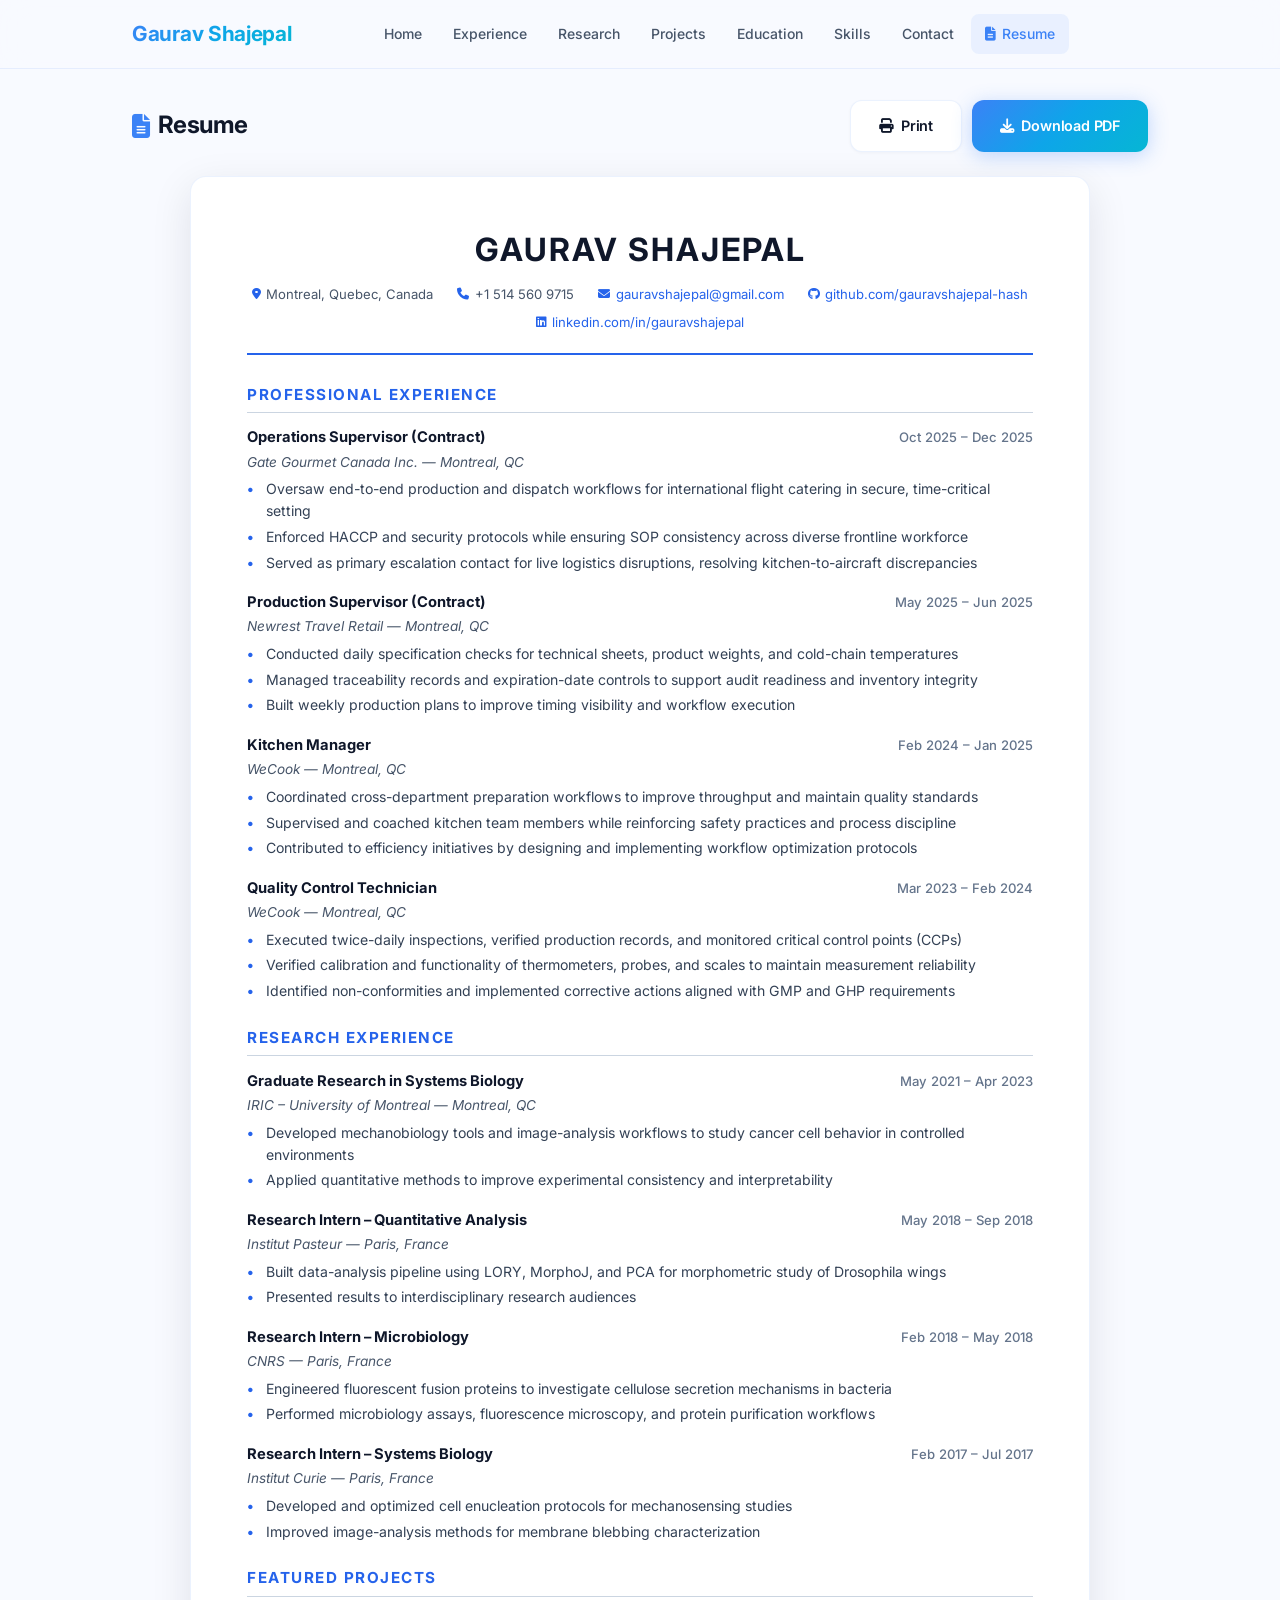
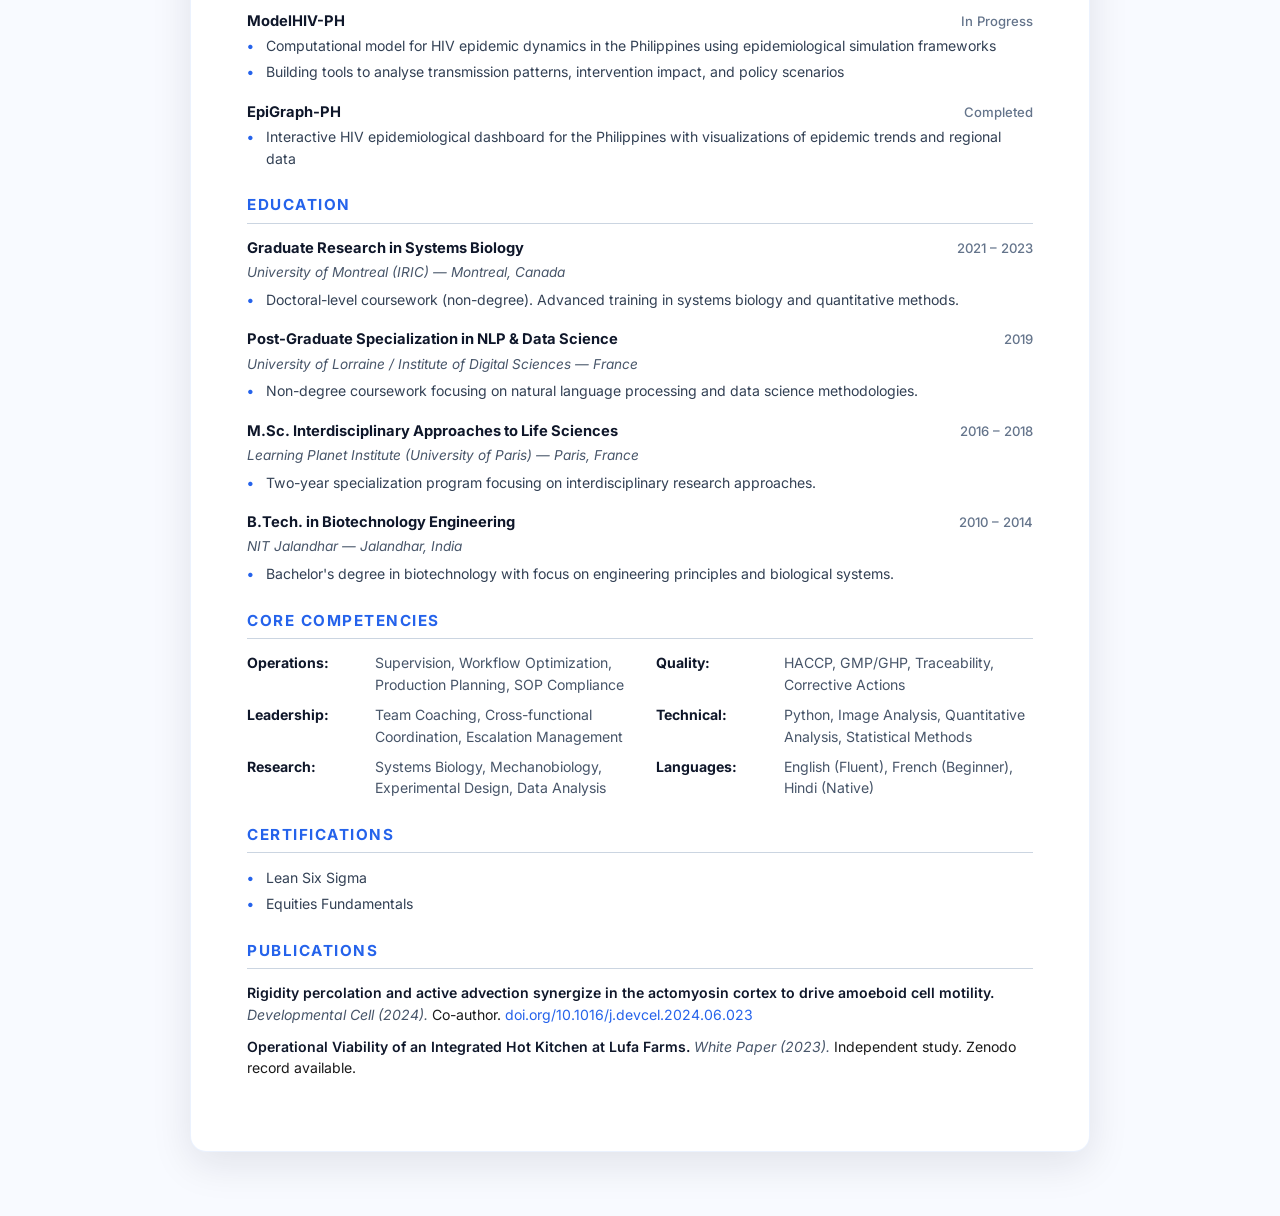
<file: resume.html>
<!DOCTYPE html>
<html lang="en">
<head>
    <meta charset="UTF-8">
    <meta name="viewport" content="width=device-width, initial-scale=1.0">
    <meta name="description" content="Gaurav Shajepal - Resume / CV">
    <title>Resume - Gaurav Shajepal</title>
    <link rel="icon" href="data:image/svg+xml,<svg xmlns='http://www.w3.org/2000/svg' viewBox='0 0 100 100'><text y='.9em' font-size='90'>GS</text></svg>">
    <link rel="stylesheet" href="css/style.css">
    <link href="https://fonts.googleapis.com/css2?family=Inter:wght@300;400;500;600;700&display=swap" rel="stylesheet">
    <link rel="stylesheet" href="https://cdnjs.cloudflare.com/ajax/libs/font-awesome/6.4.0/css/all.min.css">
    <style>
        .resume-page {
            padding-top: 100px;
            padding-bottom: 4rem;
        }

        .resume-toolbar {
            display: flex;
            justify-content: space-between;
            align-items: center;
            margin-bottom: 1.5rem;
            flex-wrap: wrap;
            gap: 1rem;
        }

        .resume-toolbar h1 {
            font-size: 1.5rem;
            font-weight: 700;
            letter-spacing: -0.5px;
            display: flex;
            align-items: center;
            gap: 0.5rem;
        }

        .resume-toolbar h1 i {
            color: var(--accent-primary);
        }

        .resume-actions {
            display: flex;
            gap: 0.6rem;
        }

        /* LaTeX-style resume container */
        .resume-paper {
            background: #ffffff;
            max-width: 900px;
            margin: 0 auto;
            padding: 3rem 3.5rem;
            border-radius: var(--radius-lg);
            box-shadow: var(--shadow-lg);
            border: 1px solid var(--card-border);
            color: #1a1a1a;
            font-family: 'Inter', 'Latin Modern Roman', 'Computer Modern', serif;
            font-size: 0.92rem;
            line-height: 1.55;
        }

        [data-theme="dark"] .resume-paper {
            background: #1e293b;
            color: #e2e8f0;
        }

        /* Header */
        .cv-header {
            text-align: center;
            margin-bottom: 1.75rem;
            padding-bottom: 1.25rem;
            border-bottom: 2px solid #2563eb;
        }

        .cv-name {
            font-size: 2rem;
            font-weight: 700;
            letter-spacing: 2px;
            text-transform: uppercase;
            color: #0f172a;
            margin-bottom: 0.6rem;
        }

        [data-theme="dark"] .cv-name {
            color: #f1f5f9;
        }

        .cv-contact {
            display: flex;
            justify-content: center;
            flex-wrap: wrap;
            gap: 0.5rem 1.5rem;
            font-size: 0.82rem;
            color: #475569;
        }

        [data-theme="dark"] .cv-contact {
            color: #94a3b8;
        }

        .cv-contact a {
            color: #2563eb;
            text-decoration: none;
        }

        .cv-contact a:hover {
            text-decoration: underline;
        }

        .cv-contact-item {
            display: flex;
            align-items: center;
            gap: 0.35rem;
        }

        .cv-contact-item i {
            font-size: 0.75rem;
            color: #2563eb;
        }

        /* Section */
        .cv-section {
            margin-bottom: 1.5rem;
        }

        .cv-section-title {
            font-size: 0.95rem;
            font-weight: 700;
            text-transform: uppercase;
            letter-spacing: 1.5px;
            color: #2563eb;
            border-bottom: 1px solid #cbd5e1;
            padding-bottom: 0.35rem;
            margin-bottom: 0.85rem;
        }

        [data-theme="dark"] .cv-section-title {
            border-bottom-color: #334155;
        }

        /* Entry */
        .cv-entry {
            margin-bottom: 1.1rem;
        }

        .cv-entry:last-child {
            margin-bottom: 0;
        }

        .cv-entry-header {
            display: flex;
            justify-content: space-between;
            align-items: baseline;
            margin-bottom: 0.15rem;
            flex-wrap: wrap;
            gap: 0.25rem;
        }

        .cv-entry-title {
            font-weight: 700;
            font-size: 0.92rem;
            color: #0f172a;
        }

        [data-theme="dark"] .cv-entry-title {
            color: #f1f5f9;
        }

        .cv-entry-date {
            font-size: 0.82rem;
            color: #64748b;
            font-weight: 500;
            white-space: nowrap;
        }

        .cv-entry-sub {
            font-style: italic;
            color: #475569;
            font-size: 0.85rem;
            margin-bottom: 0.35rem;
        }

        [data-theme="dark"] .cv-entry-sub {
            color: #94a3b8;
        }

        .cv-entry ul {
            list-style: none;
            padding: 0;
        }

        .cv-entry li {
            padding-left: 1.2rem;
            position: relative;
            margin-bottom: 0.25rem;
            font-size: 0.88rem;
            color: #334155;
        }

        [data-theme="dark"] .cv-entry li {
            color: #cbd5e1;
        }

        .cv-entry li::before {
            content: '•';
            position: absolute;
            left: 0;
            color: #2563eb;
            font-weight: bold;
        }

        /* Skills */
        .cv-skills-grid {
            display: grid;
            grid-template-columns: 1fr 1fr;
            gap: 0.5rem 2rem;
        }

        .cv-skill-row {
            display: flex;
            gap: 0.5rem;
            font-size: 0.88rem;
        }

        .cv-skill-label {
            font-weight: 700;
            color: #0f172a;
            min-width: 120px;
            flex-shrink: 0;
        }

        [data-theme="dark"] .cv-skill-label {
            color: #f1f5f9;
        }

        .cv-skill-value {
            color: #475569;
        }

        [data-theme="dark"] .cv-skill-value {
            color: #94a3b8;
        }

        /* Publications */
        .cv-pub {
            margin-bottom: 0.6rem;
            font-size: 0.88rem;
        }

        .cv-pub-title {
            font-weight: 600;
            color: #0f172a;
        }

        [data-theme="dark"] .cv-pub-title {
            color: #f1f5f9;
        }

        .cv-pub-journal {
            font-style: italic;
            color: #475569;
        }

        [data-theme="dark"] .cv-pub-journal {
            color: #94a3b8;
        }

        .cv-pub a {
            color: #2563eb;
            text-decoration: none;
        }

        .cv-pub a:hover {
            text-decoration: underline;
        }

        /* Print */
        @media print {
            .navbar, .resume-toolbar, .floating-shapes, .back-to-top {
                display: none !important;
            }

            .resume-page {
                padding-top: 0;
            }

            .resume-paper {
                box-shadow: none;
                border: none;
                padding: 1.5rem;
                max-width: 100%;
            }

            body {
                background: white;
            }
        }

        @media (max-width: 768px) {
            .resume-paper {
                padding: 2rem 1.5rem;
            }

            .cv-name {
                font-size: 1.5rem;
            }

            .cv-contact {
                flex-direction: column;
                align-items: center;
                gap: 0.3rem;
            }

            .cv-skills-grid {
                grid-template-columns: 1fr;
            }

            .cv-entry-header {
                flex-direction: column;
            }
        }
    </style>
</head>
<body>
    <!-- Navigation -->
    <nav class="navbar">
        <div class="container">
            <a href="index.html" class="nav-brand">Gaurav Shajepal</a>
            <div class="nav-links" id="navLinks">
                <a href="index.html" class="nav-link">Home</a>
                <a href="index.html#experience" class="nav-link">Experience</a>
                <a href="index.html#research" class="nav-link">Research</a>
                <a href="index.html#projects" class="nav-link">Projects</a>
                <a href="index.html#education" class="nav-link">Education</a>
                <a href="index.html#skills" class="nav-link">Skills</a>
                <a href="index.html#contact" class="nav-link">Contact</a>
                <a href="resume.html" class="nav-link active">
                    <i class="fas fa-file-alt"></i> Resume
                </a>
            </div>
            <div style="display:flex;align-items:center;gap:0.5rem;">
                <button class="theme-toggle" id="themeToggle" aria-label="Toggle theme">
                    <i class="fas fa-moon"></i>
                    <i class="fas fa-sun"></i>
                </button>
                <button class="mobile-menu-btn" id="mobileMenuBtn">
                    <i class="fas fa-bars"></i>
                </button>
            </div>
        </div>
    </nav>

    <!-- Resume Section -->
    <section class="resume-page">
        <div class="container">
            <div class="resume-toolbar">
                <h1><i class="fas fa-file-alt"></i> Resume</h1>
                <div class="resume-actions">
                    <button onclick="window.print()" class="btn btn-secondary">
                        <i class="fas fa-print"></i> Print
                    </button>
                    <a href="My_CV.pdf" download="Gaurav_Shajepal_CV.pdf" class="btn btn-primary">
                        <i class="fas fa-download"></i> Download PDF
                    </a>
                </div>
            </div>

            <div class="resume-paper">
                <!-- Header -->
                <div class="cv-header">
                    <div class="cv-name">Gaurav Shajepal</div>
                    <div class="cv-contact">
                        <span class="cv-contact-item">
                            <i class="fas fa-map-marker-alt"></i> Montreal, Quebec, Canada
                        </span>
                        <span class="cv-contact-item">
                            <i class="fas fa-phone"></i> +1 514 560 9715
                        </span>
                        <span class="cv-contact-item">
                            <i class="fas fa-envelope"></i>
                            <a href="mailto:gauravshajepal@gmail.com">gauravshajepal@gmail.com</a>
                        </span>
                        <span class="cv-contact-item">
                            <i class="fab fa-github"></i>
                            <a href="https://github.com/gauravshajepal-hash" target="_blank">github.com/gauravshajepal-hash</a>
                        </span>
                        <span class="cv-contact-item">
                            <i class="fab fa-linkedin"></i>
                            <a href="https://linkedin.com/in/gauravshajepal" target="_blank">linkedin.com/in/gauravshajepal</a>
                        </span>
                    </div>
                </div>

                <!-- Professional Experience -->
                <div class="cv-section">
                    <div class="cv-section-title">Professional Experience</div>

                    <div class="cv-entry">
                        <div class="cv-entry-header">
                            <span class="cv-entry-title">Operations Supervisor (Contract)</span>
                            <span class="cv-entry-date">Oct 2025 – Dec 2025</span>
                        </div>
                        <div class="cv-entry-sub"><a href="https://www.gategroup.com/" target="_blank">Gate Gourmet Canada Inc.</a> — Montreal, QC</div>
                        <ul>
                            <li>Oversaw end-to-end production and dispatch workflows for international flight catering in secure, time-critical setting</li>
                            <li>Enforced HACCP and security protocols while ensuring SOP consistency across diverse frontline workforce</li>
                            <li>Served as primary escalation contact for live logistics disruptions, resolving kitchen-to-aircraft discrepancies</li>
                        </ul>
                    </div>

                    <div class="cv-entry">
                        <div class="cv-entry-header">
                            <span class="cv-entry-title">Production Supervisor (Contract)</span>
                            <span class="cv-entry-date">May 2025 – Jun 2025</span>
                        </div>
                        <div class="cv-entry-sub"><a href="https://www.newrest.eu/" target="_blank">Newrest Travel Retail</a> — Montreal, QC</div>
                        <ul>
                            <li>Conducted daily specification checks for technical sheets, product weights, and cold-chain temperatures</li>
                            <li>Managed traceability records and expiration-date controls to support audit readiness and inventory integrity</li>
                            <li>Built weekly production plans to improve timing visibility and workflow execution</li>
                        </ul>
                    </div>

                    <div class="cv-entry">
                        <div class="cv-entry-header">
                            <span class="cv-entry-title">Kitchen Manager</span>
                            <span class="cv-entry-date">Feb 2024 – Jan 2025</span>
                        </div>
                        <div class="cv-entry-sub"><a href="https://www.wecookmeals.ca/" target="_blank">WeCook</a> — Montreal, QC</div>
                        <ul>
                            <li>Coordinated cross-department preparation workflows to improve throughput and maintain quality standards</li>
                            <li>Supervised and coached kitchen team members while reinforcing safety practices and process discipline</li>
                            <li>Contributed to efficiency initiatives by designing and implementing workflow optimization protocols</li>
                        </ul>
                    </div>

                    <div class="cv-entry">
                        <div class="cv-entry-header">
                            <span class="cv-entry-title">Quality Control Technician</span>
                            <span class="cv-entry-date">Mar 2023 – Feb 2024</span>
                        </div>
                        <div class="cv-entry-sub"><a href="https://www.wecookmeals.ca/" target="_blank">WeCook</a> — Montreal, QC</div>
                        <ul>
                            <li>Executed twice-daily inspections, verified production records, and monitored critical control points (CCPs)</li>
                            <li>Verified calibration and functionality of thermometers, probes, and scales to maintain measurement reliability</li>
                            <li>Identified non-conformities and implemented corrective actions aligned with GMP and GHP requirements</li>
                        </ul>
                    </div>
                </div>

                <!-- Research Experience -->
                <div class="cv-section">
                    <div class="cv-section-title">Research Experience</div>

                    <div class="cv-entry">
                        <div class="cv-entry-header">
                            <span class="cv-entry-title">Graduate Research in Systems Biology</span>
                            <span class="cv-entry-date">May 2021 – Apr 2023</span>
                        </div>
                        <div class="cv-entry-sub"><a href="https://iric.umontreal.ca/" target="_blank">IRIC – University of Montreal</a> — Montreal, QC</div>
                        <ul>
                            <li>Developed mechanobiology tools and image-analysis workflows to study cancer cell behavior in controlled environments</li>
                            <li>Applied quantitative methods to improve experimental consistency and interpretability</li>
                        </ul>
                    </div>

                    <div class="cv-entry">
                        <div class="cv-entry-header">
                            <span class="cv-entry-title">Research Intern – Quantitative Analysis</span>
                            <span class="cv-entry-date">May 2018 – Sep 2018</span>
                        </div>
                        <div class="cv-entry-sub"><a href="https://www.pasteur.fr/" target="_blank">Institut Pasteur</a> — Paris, France</div>
                        <ul>
                            <li>Built data-analysis pipeline using LORY, MorphoJ, and PCA for morphometric study of Drosophila wings</li>
                            <li>Presented results to interdisciplinary research audiences</li>
                        </ul>
                    </div>

                    <div class="cv-entry">
                        <div class="cv-entry-header">
                            <span class="cv-entry-title">Research Intern – Microbiology</span>
                            <span class="cv-entry-date">Feb 2018 – May 2018</span>
                        </div>
                        <div class="cv-entry-sub"><a href="https://www.cnrs.fr/" target="_blank">CNRS</a> — Paris, France</div>
                        <ul>
                            <li>Engineered fluorescent fusion proteins to investigate cellulose secretion mechanisms in bacteria</li>
                            <li>Performed microbiology assays, fluorescence microscopy, and protein purification workflows</li>
                        </ul>
                    </div>

                    <div class="cv-entry">
                        <div class="cv-entry-header">
                            <span class="cv-entry-title">Research Intern – Systems Biology</span>
                            <span class="cv-entry-date">Feb 2017 – Jul 2017</span>
                        </div>
                        <div class="cv-entry-sub"><a href="https://curie.fr/" target="_blank">Institut Curie</a> — Paris, France</div>
                        <ul>
                            <li>Developed and optimized cell enucleation protocols for mechanosensing studies</li>
                            <li>Improved image-analysis methods for membrane blebbing characterization</li>
                        </ul>
                    </div>
                </div>

                <!-- Featured Projects -->
                <div class="cv-section">
                    <div class="cv-section-title">Featured Projects</div>

                    <div class="cv-entry">
                        <div class="cv-entry-header">
                            <span class="cv-entry-title"><a href="https://github.com/gauravshajepal-hash/ModelHIV-PH" target="_blank">ModelHIV-PH</a></span>
                            <span class="cv-entry-date">In Progress</span>
                        </div>
                        <ul>
                            <li>Computational model for HIV epidemic dynamics in the Philippines using epidemiological simulation frameworks</li>
                            <li>Building tools to analyse transmission patterns, intervention impact, and policy scenarios</li>
                        </ul>
                    </div>

                    <div class="cv-entry">
                        <div class="cv-entry-header">
                            <span class="cv-entry-title"><a href="https://gauravshajepal-hash.github.io/epigraph-ph/" target="_blank">EpiGraph-PH</a></span>
                            <span class="cv-entry-date">Completed</span>
                        </div>
                        <ul>
                            <li>Interactive HIV epidemiological dashboard for the Philippines with visualizations of epidemic trends and regional data</li>
                        </ul>
                    </div>
                </div>

                <!-- Education -->
                <div class="cv-section">
                    <div class="cv-section-title">Education</div>

                    <div class="cv-entry">
                        <div class="cv-entry-header">
                            <span class="cv-entry-title">Graduate Research in Systems Biology</span>
                            <span class="cv-entry-date">2021 – 2023</span>
                        </div>
                        <div class="cv-entry-sub"><a href="https://www.umontreal.ca/" target="_blank">University of Montreal</a> (IRIC) — Montreal, Canada</div>
                        <ul><li>Doctoral-level coursework (non-degree). Advanced training in systems biology and quantitative methods.</li></ul>
                    </div>

                    <div class="cv-entry">
                        <div class="cv-entry-header">
                            <span class="cv-entry-title">Post-Graduate Specialization in NLP & Data Science</span>
                            <span class="cv-entry-date">2019</span>
                        </div>
                        <div class="cv-entry-sub"><a href="https://www.univ-lorraine.fr/" target="_blank">University of Lorraine</a> / Institute of Digital Sciences — France</div>
                        <ul><li>Non-degree coursework focusing on natural language processing and data science methodologies.</li></ul>
                    </div>

                    <div class="cv-entry">
                        <div class="cv-entry-header">
                            <span class="cv-entry-title">M.Sc. Interdisciplinary Approaches to Life Sciences</span>
                            <span class="cv-entry-date">2016 – 2018</span>
                        </div>
                        <div class="cv-entry-sub"><a href="https://www.learningplanetinstitute.org/" target="_blank">Learning Planet Institute</a> (University of Paris) — Paris, France</div>
                        <ul><li>Two-year specialization program focusing on interdisciplinary research approaches.</li></ul>
                    </div>

                    <div class="cv-entry">
                        <div class="cv-entry-header">
                            <span class="cv-entry-title">B.Tech. in Biotechnology Engineering</span>
                            <span class="cv-entry-date">2010 – 2014</span>
                        </div>
                        <div class="cv-entry-sub"><a href="https://www.nitj.ac.in/" target="_blank">NIT Jalandhar</a> — Jalandhar, India</div>
                        <ul><li>Bachelor's degree in biotechnology with focus on engineering principles and biological systems.</li></ul>
                    </div>
                </div>

                <!-- Core Competencies -->
                <div class="cv-section">
                    <div class="cv-section-title">Core Competencies</div>
                    <div class="cv-skills-grid">
                        <div class="cv-skill-row">
                            <span class="cv-skill-label">Operations:</span>
                            <span class="cv-skill-value">Supervision, Workflow Optimization, Production Planning, SOP Compliance</span>
                        </div>
                        <div class="cv-skill-row">
                            <span class="cv-skill-label">Quality:</span>
                            <span class="cv-skill-value">HACCP, GMP/GHP, Traceability, Corrective Actions</span>
                        </div>
                        <div class="cv-skill-row">
                            <span class="cv-skill-label">Leadership:</span>
                            <span class="cv-skill-value">Team Coaching, Cross-functional Coordination, Escalation Management</span>
                        </div>
                        <div class="cv-skill-row">
                            <span class="cv-skill-label">Technical:</span>
                            <span class="cv-skill-value">Python, Image Analysis, Quantitative Analysis, Statistical Methods</span>
                        </div>
                        <div class="cv-skill-row">
                            <span class="cv-skill-label">Research:</span>
                            <span class="cv-skill-value">Systems Biology, Mechanobiology, Experimental Design, Data Analysis</span>
                        </div>
                        <div class="cv-skill-row">
                            <span class="cv-skill-label">Languages:</span>
                            <span class="cv-skill-value">English (Fluent), French (Beginner), Hindi (Native)</span>
                        </div>
                    </div>
                </div>

                <!-- Certifications -->
                <div class="cv-section">
                    <div class="cv-section-title">Certifications</div>
                    <div class="cv-entry">
                        <ul>
                            <li>Lean Six Sigma</li>
                            <li>Equities Fundamentals</li>
                        </ul>
                    </div>
                </div>

                <!-- Publications -->
                <div class="cv-section">
                    <div class="cv-section-title">Publications</div>

                    <div class="cv-pub">
                        <span class="cv-pub-title">Rigidity percolation and active advection synergize in the actomyosin cortex to drive amoeboid cell motility.</span>
                        <span class="cv-pub-journal"> Developmental Cell (2024).</span>
                        Co-author.
                        <a href="https://doi.org/10.1016/j.devcel.2024.06.023" target="_blank">doi.org/10.1016/j.devcel.2024.06.023</a>
                    </div>

                    <div class="cv-pub">
                        <span class="cv-pub-title">Operational Viability of an Integrated Hot Kitchen at Lufa Farms.</span>
                        <span class="cv-pub-journal"> White Paper (2023).</span>
                        Independent study. Zenodo record available.
                    </div>
                </div>
            </div>
        </div>
    </section>

    <script>
        // Theme Toggle
        const themeToggle = document.getElementById('themeToggle');
        const prefersDark = window.matchMedia('(prefers-color-scheme: dark)').matches;
        const savedTheme = localStorage.getItem('theme');

        if (savedTheme) {
            document.documentElement.setAttribute('data-theme', savedTheme);
        } else if (prefersDark) {
            document.documentElement.setAttribute('data-theme', 'dark');
        }

        if (themeToggle) {
            themeToggle.addEventListener('click', () => {
                const current = document.documentElement.getAttribute('data-theme');
                const next = current === 'dark' ? 'light' : 'dark';
                document.documentElement.setAttribute('data-theme', next);
                localStorage.setItem('theme', next);
            });
        }

        // Mobile Menu
        const mobileMenuBtn = document.getElementById('mobileMenuBtn');
        const navLinks = document.getElementById('navLinks');

        if (mobileMenuBtn && navLinks) {
            mobileMenuBtn.addEventListener('click', () => {
                navLinks.classList.toggle('active');
                const icon = mobileMenuBtn.querySelector('i');
                if (icon) {
                    icon.classList.toggle('fa-bars');
                    icon.classList.toggle('fa-times');
                }
            });
        }
    </script>
</body>
</html>
</file>
<file: css/style.css>
/* Reset & Base Styles */
*,
*::before,
*::after {
    margin: 0;
    padding: 0;
    box-sizing: border-box;
}

:root {
    --bg-primary: #f8faff;
    --bg-secondary: #eef2f9;
    --bg-alt: #eef2f9;
    --text-primary: #0f172a;
    --text-secondary: #475569;
    --text-muted: #94a3b8;
    --accent-primary: #3b82f6;
    --accent-secondary: #0ea5e9;
    --accent-gradient: linear-gradient(135deg, #3b82f6 0%, #0ea5e9 50%, #06b6d4 100%);
    --card-bg: #ffffff;
    --card-border: rgba(59, 130, 246, 0.1);
    --shadow-sm: 0 1px 3px rgba(15, 23, 42, 0.04);
    --shadow: 0 4px 24px rgba(15, 23, 42, 0.06);
    --shadow-lg: 0 12px 40px rgba(15, 23, 42, 0.1);
    --radius-sm: 8px;
    --radius: 12px;
    --radius-lg: 16px;
    --radius-xl: 24px;
    --nav-bg: rgba(248, 250, 255, 0.85);
    --input-bg: #f8faff;
    --mono: 'JetBrains Mono', 'Fira Code', monospace;
}

html {
    scroll-behavior: smooth;
    scroll-padding-top: 80px;
}

body {
    font-family: 'Inter', -apple-system, BlinkMacSystemFont, 'Segoe UI', sans-serif;
    background-color: var(--bg-primary);
    color: var(--text-primary);
    line-height: 1.7;
    overflow-x: hidden;
    -webkit-font-smoothing: antialiased;
    -moz-osx-font-smoothing: grayscale;
}

.container {
    max-width: 1080px;
    margin: 0 auto;
    padding: 0 2rem;
}

a {
    text-decoration: none;
    color: inherit;
    transition: color 0.2s ease;
}

button {
    font-family: inherit;
    cursor: pointer;
}

ul {
    list-style: none;
}

img {
    max-width: 100%;
    display: block;
}

/* ==================== NAVIGATION ==================== */
.navbar {
    position: fixed;
    top: 0;
    left: 0;
    right: 0;
    z-index: 1000;
    background: var(--nav-bg);
    backdrop-filter: blur(16px) saturate(180%);
    -webkit-backdrop-filter: blur(16px) saturate(180%);
    border-bottom: 1px solid var(--card-border);
    transition: all 0.3s ease;
}

/* Theme Toggle - Hidden since dark mode removed */
.theme-toggle {
    display: none;
}

.navbar.scrolled {
    box-shadow: 0 1px 12px rgba(15, 23, 42, 0.06);
}

.navbar .container {
    display: flex;
    align-items: center;
    justify-content: space-between;
    padding: 0.875rem 2rem;
}

.nav-brand {
    font-size: 1.3rem;
    font-weight: 700;
    background: var(--accent-gradient);
    -webkit-background-clip: text;
    -webkit-text-fill-color: transparent;
    background-clip: text;
    letter-spacing: -0.3px;
}

.nav-links {
    display: flex;
    gap: 0.18rem;
    align-items: center;
}

.nav-link {
    font-weight: 500;
    font-size: 0.875rem;
    color: var(--text-secondary);
    position: relative;
    padding: 0.5rem 0.875rem;
    display: flex;
    align-items: center;
    gap: 0.4rem;
    transition: all 0.2s ease;
    border-radius: var(--radius-sm);
}

.nav-link:hover {
    color: var(--text-primary);
    background: rgba(59, 130, 246, 0.06);
}

.nav-link.active {
    color: var(--accent-primary);
    background: rgba(59, 130, 246, 0.08);
}

.nav-link[download] {
    color: var(--accent-primary);
    font-weight: 600;
    background: rgba(59, 130, 246, 0.08);
}

.nav-link[download]:hover {
    background: rgba(59, 130, 246, 0.14);
}

.mobile-menu-btn {
    display: none;
    background: none;
    border: none;
    color: var(--text-primary);
    font-size: 1.25rem;
    cursor: pointer;
    padding: 0.5rem;
    border-radius: var(--radius-sm);
    transition: background 0.2s ease;
}

.mobile-menu-btn:hover {
    background: rgba(59, 130, 246, 0.06);
}

/* ==================== BUTTONS ==================== */
.btn {
    display: inline-flex;
    align-items: center;
    justify-content: center;
    gap: 0.5rem;
    padding: 0.8rem 1.75rem;
    border-radius: var(--radius);
    font-weight: 600;
    font-size: 0.9rem;
    transition: all 0.25s cubic-bezier(0.25, 0.46, 0.45, 0.94);
    border: none;
    cursor: pointer;
    letter-spacing: -0.1px;
}

.btn-primary {
    background: var(--accent-gradient);
    color: white;
    box-shadow: 0 2px 12px rgba(59, 130, 246, 0.25);
}

.btn-primary:hover {
    transform: translateY(-2px);
    box-shadow: 0 6px 24px rgba(59, 130, 246, 0.35);
}

.btn-secondary {
    background: var(--card-bg);
    color: var(--text-primary);
    border: 1.5px solid var(--card-border);
    box-shadow: var(--shadow-sm);
}

.btn-secondary:hover {
    border-color: var(--accent-primary);
    color: var(--accent-primary);
    transform: translateY(-3px);
    box-shadow: var(--shadow);
}

.btn-outline {
    background: transparent;
    color: var(--text-secondary);
    border: 1.5px solid var(--card-border);
}

.btn-outline:hover {
    border-color: var(--accent-primary);
    color: var(--accent-primary);
    background: rgba(59, 130, 246, 0.04);
}

/* ==================== HERO SECTION ==================== */
.hero {
    min-height: 90vh;
    display: flex;
    align-items: center;
    background: var(--bg-primary);
    position: relative;
    padding: 100px 0 60px;
    overflow: hidden;
}

/* Animated Background Grid */
.hero-bg {
    position: absolute;
    top: 0;
    left: 0;
    right: 0;
    bottom: 0;
    z-index: 0;
    overflow: hidden;
}

.hero-grid {
    position: absolute;
    top: 0;
    left: 0;
    right: 0;
    bottom: 0;
    background-image: 
        linear-gradient(rgba(59, 130, 246, 0.03) 1px, transparent 1px),
        linear-gradient(90deg, rgba(59, 130, 246, 0.03) 1px, transparent 1px);
    background-size: 60px 60px;
    animation: gridMove 20s linear infinite;
    transform-origin: center;
    opacity: 0.5;
}

@keyframes gridMove {
    0% { transform: perspective(500px) rotateX(60deg) translateZ(0); }
    100% { transform: perspective(500px) rotateX(60deg) translateZ(100px); }
}

/* Glow Orbs */
.hero-glow-1 {
    position: absolute;
    top: -10%;
    right: 10%;
    width: 500px;
    height: 500px;
    background: radial-gradient(circle, rgba(59, 130, 246, 0.15) 0%, transparent 70%);
    border-radius: 50%;
    filter: blur(60px);
    animation: float 8s ease-in-out infinite;
    z-index: 0;
}

.hero-glow-2 {
    position: absolute;
    bottom: -20%;
    left: -10%;
    width: 400px;
    height: 400px;
    background: radial-gradient(circle, rgba(14, 165, 233, 0.1) 0%, transparent 70%);
    border-radius: 50%;
    filter: blur(60px);
    animation: float 10s ease-in-out infinite reverse;
    z-index: 0;
}

.hero-glow-3 {
    position: absolute;
    top: 50%;
    left: 50%;
    transform: translate(-50%, -50%);
    width: 300px;
    height: 300px;
    background: radial-gradient(circle, rgba(16, 185, 129, 0.08) 0%, transparent 70%);
    border-radius: 50%;
    filter: blur(40px);
    animation: pulse 6s ease-in-out infinite;
    z-index: 0;
}

@keyframes float {
    0%, 100% { transform: translate(0, 0); }
    50% { transform: translate(20px, -20px); }
}

@keyframes pulse {
    0%, 100% { opacity: 0.5; transform: translate(-50%, -50%) scale(1); }
    50% { opacity: 1; transform: translate(-50%, -50%) scale(1.2); }
}

/* Content Layout */
.hero-content {
    position: relative;
    z-index: 1;
    display: grid;
    grid-template-columns: 1fr 380px;
    gap: 4rem;
    align-items: center;
}

.hero-text {
    animation: fadeInUp 0.8s ease-out;
}

/* Badge */
.hero-badge {
    display: inline-flex;
    align-items: center;
    gap: 0.5rem;
    padding: 0.5rem 1rem;
    background: rgba(34, 197, 94, 0.08);
    border: 1px solid rgba(34, 197, 94, 0.2);
    border-radius: 100px;
    font-size: 0.78rem;
    font-weight: 600;
    color: #22c55e;
    margin-bottom: 1.5rem;
    letter-spacing: 0.2px;
}

.hero-badge svg {
    color: #22c55e;
}

/* Title */
.hero-title-wrap {
    margin-bottom: 1rem;
}

.hero-title {
    font-size: clamp(2.8rem, 6vw, 4rem);
    font-weight: 800;
    line-height: 1.1;
    letter-spacing: -2px;
    color: var(--text-primary);
    margin-bottom: 0.5rem;
}

.hero-title-line {
    display: block;
}

.hero-title-sub {
    font-size: 1.3rem;
    color: var(--text-secondary);
    font-weight: 400;
    margin-left: 2px;
}

.gradient-text {
    background: var(--accent-gradient);
    -webkit-background-clip: text;
    -webkit-text-fill-color: transparent;
    background-clip: text;
}

/* Role / Typing */
.hero-role {
    font-size: 1.2rem;
    color: var(--accent-primary);
    font-weight: 500;
    margin-bottom: 1.25rem;
    min-height: 1.6em;
}

.typing-cursor {
    animation: blink 1s infinite;
    color: var(--accent-primary);
}

@keyframes blink {
    0%, 50% { opacity: 1; }
    51%, 100% { opacity: 0; }
}

/* Description */
.hero-description {
    font-size: 1.05rem;
    color: var(--text-secondary);
    margin-bottom: 2rem;
    line-height: 1.8;
    max-width: 520px;
}

/* Buttons */
.hero-buttons {
    display: flex;
    gap: 0.75rem;
    margin-bottom: 2rem;
    flex-wrap: wrap;
}

.btn {
    display: inline-flex;
    align-items: center;
    justify-content: center;
    gap: 0.5rem;
    padding: 0.85rem 1.75rem;
    border-radius: var(--radius);
    font-weight: 600;
    font-size: 0.9rem;
    transition: all 0.3s cubic-bezier(0.25, 0.46, 0.45, 0.94);
    border: none;
    cursor: pointer;
    letter-spacing: -0.2px;
}

.btn i {
    font-size: 0.9rem;
}

.btn-primary {
    background: var(--accent-gradient);
    color: white;
    box-shadow: 0 4px 20px rgba(59, 130, 246, 0.3);
}

.btn-primary:hover {
    transform: translateY(-3px);
    box-shadow: 0 8px 30px rgba(59, 130, 246, 0.4);
}

.btn-secondary {
    background: var(--card-bg);
    color: var(--text-primary);
    border: 1.5px solid var(--card-border);
    box-shadow: var(--shadow-sm);
}

.btn-secondary:hover {
    border-color: var(--accent-primary);
    transform: translateY(-3px);
    box-shadow: var(--shadow);
}

.btn-ghost {
    background: transparent;
    color: var(--text-secondary);
    border: 1.5px solid var(--card-border);
}

.btn-ghost:hover {
    border-color: var(--accent-primary);
    color: var(--accent-primary);
    background: rgba(59, 130, 246, 0.04);
    transform: translateY(-3px);
}

/* Stats */
.hero-stats {
    display: flex;
    gap: 1.5rem;
    padding-top: 1.5rem;
    border-top: 1px solid var(--card-border);
    max-width: 420px;
}

.hero-stat {
    display: flex;
    flex-direction: column;
}

.hero-stat-divider {
    width: 1px;
    background: var(--card-border);
}

.hero-stat-num {
    font-size: 2rem;
    font-weight: 800;
    background: var(--accent-gradient);
    -webkit-background-clip: text;
    -webkit-text-fill-color: transparent;
    background-clip: text;
    line-height: 1;
    letter-spacing: -1px;
    font-family: 'Inter', sans-serif;
}

.hero-stat-label {
    font-size: 0.72rem;
    color: var(--text-muted);
    font-weight: 500;
    margin-top: 0.35rem;
    text-transform: uppercase;
    letter-spacing: 0.8px;
}

/* Hero Visual Area */
.hero-visual {
    position: relative;
    z-index: 2;
}

.hero-card-group {
    display: flex;
    flex-direction: column;
    gap: 1rem;
}

/* Floating Cards */
.hero-float-card {
    background: var(--card-bg);
    border-radius: var(--radius-lg);
    padding: 1.25rem;
    border: 1px solid var(--card-border);
    box-shadow: var(--shadow);
    transition: all 0.4s cubic-bezier(0.25, 0.46, 0.45, 0.94);
    backdrop-filter: blur(10px);
    opacity: 0;
    transform: translateY(20px);
}

.hero-float-card:nth-child(1) { 
    animation: cardFloat 0.6s ease-out 0.2s forwards;
}
.hero-float-card:nth-child(2) { 
    animation: cardFloat 0.6s ease-out 0.4s forwards;
}
.hero-float-card:nth-child(3) { 
    animation: cardFloat 0.6s ease-out 0.6s forwards;
}

@keyframes cardFloat {
    to {
        opacity: 1;
        transform: translateY(0);
    }
}

.hero-float-card:hover {
    transform: translateY(-5px) !important;
    box-shadow: var(--shadow-lg);
    border-color: var(--accent-primary);
}

.card-profile {
    text-align: center;
}

.card-avatar {
    position: relative;
    display: inline-block;
    margin-bottom: 1rem;
}

.avatar-ring {
    position: absolute;
    top: -4px;
    left: -4px;
    right: -4px;
    bottom: -4px;
    border-radius: 50%;
    background: var(--accent-gradient);
    animation: ringSpin 3s linear infinite;
}

@keyframes ringSpin {
    from { transform: rotate(0deg); }
    to { transform: rotate(360deg); }
}

.avatar-content {
    position: relative;
    z-index: 1;
    width: 64px;
    height: 64px;
    border-radius: 50%;
    background: var(--card-bg);
    display: flex;
    align-items: center;
    justify-content: center;
    font-size: 1.5rem;
    font-weight: 800;
    color: var(--accent-primary);
    border: 3px solid var(--card-bg);
}

.card-profile h3 {
    font-size: 1.2rem;
    font-weight: 700;
    margin-bottom: 0.2rem;
}

.card-role {
    font-size: 0.85rem;
    color: var(--accent-primary);
    font-weight: 500;
    margin-bottom: 0.75rem;
}

.card-location {
    font-size: 0.8rem;
    color: var(--text-muted);
    display: flex;
    align-items: center;
    justify-content: center;
    gap: 0.4rem;
    margin-bottom: 1rem;
}

.card-location i {
    color: var(--accent-primary);
}

.card-expertise {
    display: flex;
    flex-wrap: wrap;
    gap: 0.35rem;
    justify-content: center;
}

.card-expertise span {
    font-size: 0.7rem;
    padding: 0.18rem 0.6rem;
    background: rgba(59, 130, 246, 0.08);
    color: var(--accent-primary);
    border-radius: 100px;
    font-weight: 500;
}

/* Stats Card */
.card-stats h4 {
    font-size: 0.85rem;
    font-weight: 700;
    margin-bottom: 0.75rem;
    color: var(--text-primary);
    text-transform: uppercase;
    letter-spacing: 0.5px;
}

.stat-row {
    display: flex;
    align-items: center;
    gap: 0.6rem;
    padding: 0.5rem 0;
    border-bottom: 1px solid var(--card-border);
    font-size: 0.8rem;
}

.stat-row:last-child {
    border-bottom: none;
}

.stat-row span {
    flex: 1;
    color: var(--text-secondary);
}

.stat-row strong {
    font-size: 0.75rem;
    padding: 0.15rem 0.5rem;
    border-radius: 100px;
    font-weight: 600;
}

.stat-row:nth-child(1) strong {
    background: rgba(59, 130, 246, 0.1);
    color: #3b82f6;
}

.stat-row:nth-child(2) strong {
    background: rgba(6, 182, 212, 0.1);
    color: #06b6d4;
}

.stat-row:nth-child(3) strong {
    background: rgba(16, 185, 129, 0.1);
    color: #10b981;
}

.stat-row:nth-child(4) strong {
    background: rgba(245, 158, 11, 0.1);
    color: #f59e0b;
}

.stat-dot {
    width: 8px;
    height: 8px;
    border-radius: 50%;
    flex-shrink: 0;
}

/* Connect Card */
.card-connect h4 {
    font-size: 0.85rem;
    font-weight: 700;
    margin-bottom: 0.75rem;
    color: var(--text-primary);
    text-transform: uppercase;
    letter-spacing: 0.5px;
}

.connect-links {
    display: flex;
    gap: 0.5rem;
}

.connect-item {
    flex: 1;
    display: flex;
    flex-direction: column;
    align-items: center;
    gap: 0.4rem;
    padding: 0.6rem 0.4rem;
    background: rgba(59, 130, 246, 0.04);
    border: 1px solid var(--card-border);
    border-radius: var(--radius-sm);
    color: var(--text-secondary);
    font-size: 0.75rem;
    font-weight: 500;
    transition: all 0.25s ease;
    text-decoration: none;
}

.connect-item:hover {
    background: var(--accent-primary);
    border-color: var(--accent-primary);
    color: white;
    transform: translateY(-2px);
}

.connect-item:hover .connect-icon {
    color: white;
}

.connect-icon {
    font-size: 1rem;
    color: var(--accent-primary);
    transition: color 0.25s ease;
}

/* Scroll Indicator */
.scroll-indicator {
    position: absolute;
    bottom: 20px;
    left: 50%;
    transform: translateX(-50%);
    display: flex;
    flex-direction: column;
    align-items: center;
    gap: 0.35rem;
    color: var(--text-muted);
    font-size: 0.75rem;
    font-weight: 500;
}

.scroll-indicator i {
    animation: bounce 2s infinite;
    font-size: 1.1rem;
}

@keyframes bounce {
    0%, 20%, 50%, 80%, 100% { transform: translateY(0); }
    40% { transform: translateY(-10px); }
    60% { transform: translateY(-5px); }
}

@keyframes fadeInUp {
    from {
        opacity: 0;
        transform: translateY(30px);
    }
    to {
        opacity: 1;
        transform: translateY(0);
    }
}

@keyframes fadeIn {
    from { opacity: 0; }
    to { opacity: 1; }
}

/* ==================== SCROLL PROGRESS BAR ==================== */
.scroll-progress {
    position: fixed;
    top: 0;
    left: 0;
    width: 100%;
    height: 3px;
    background: transparent;
    z-index: 10000;
    pointer-events: none;
}

.scroll-progress-fill {
    height: 100%;
    width: 0%;
    background: var(--accent-gradient);
    transition: width 0.1s linear;
}

/* ==================== BACK TO TOP ==================== */
.back-to-top {
    position: fixed;
    bottom: 2rem;
    right: 2rem;
    width: 44px;
    height: 44px;
    border-radius: 50%;
    background: var(--card-bg);
    border: 1px solid var(--card-border);
    box-shadow: var(--shadow);
    color: var(--text-primary);
    font-size: 1rem;
    cursor: pointer;
    z-index: 999;
    opacity: 0;
    visibility: hidden;
    transform: translateY(10px);
    transition: all 0.3s ease;
    display: flex;
    align-items: center;
    justify-content: center;
}

.back-to-top.visible {
    opacity: 1;
    visibility: visible;
    transform: translateY(0);
}

.back-to-top:hover {
    background: var(--accent-primary);
    color: #fff;
    border-color: var(--accent-primary);
    transform: translateY(-3px);
}

/* ==================== CURRENTLY SECTION ==================== */
.currently-section {
    padding: 2rem 0 3rem;
}

.currently-card {
    background: var(--card-bg);
    border-radius: var(--radius-lg);
    border: 1px solid var(--card-border);
    box-shadow: var(--shadow);
    padding: 1.75rem 2rem;
    position: relative;
    overflow: hidden;
}

.currently-card::before {
    content: '';
    position: absolute;
    top: 0;
    left: 0;
    right: 0;
    height: 3px;
    background: var(--accent-gradient);
    opacity: 0.7;
}

.currently-badge {
    display: inline-flex;
    align-items: center;
    gap: 0.5rem;
    font-size: 0.72rem;
    font-weight: 700;
    text-transform: uppercase;
    letter-spacing: 1px;
    color: var(--accent-primary);
    margin-bottom: 1.25rem;
}

.pulse-dot {
    width: 8px;
    height: 8px;
    background: #22c55e;
    border-radius: 50%;
    position: relative;
}

.pulse-dot::after {
    content: '';
    position: absolute;
    top: -3px;
    left: -3px;
    width: 14px;
    height: 14px;
    background: rgba(34,197,94,0.2);
    border-radius: 50%;
    animation: pulse 2s ease-in-out infinite;
}

@keyframes pulse {
    0%, 100% { transform: scale(1); opacity: 0.5; }
    50% { transform: scale(1.5); opacity: 0; }
}

.currently-grid {
    display: grid;
    grid-template-columns: repeat(3, 1fr);
    gap: 1.25rem;
}

.currently-item {
    padding: 1.25rem;
    background: var(--bg-secondary);
    border-radius: var(--radius);
    border: 1px solid var(--card-border);
    transition: all 0.3s ease;
}

.currently-item:hover {
    border-color: var(--accent-primary);
    transform: translateY(-3px);
    box-shadow: 0 4px 16px rgba(59,130,246,0.08);
}

.currently-item i {
    font-size: 1.4rem;
    color: var(--accent-primary);
    margin-bottom: 0.6rem;
}

.currently-item h4 {
    font-size: 0.85rem;
    font-weight: 700;
    color: var(--text-primary);
    margin-bottom: 0.35rem;
}

.currently-item p {
    font-size: 0.8rem;
    color: var(--text-secondary);
    line-height: 1.5;
    margin: 0;
}

/* ==================== SCROLL PROGRESS BAR ==================== */
.scroll-progress {
    position: fixed;
    top: 0;
    left: 0;
    width: 100%;
    height: 3px;
    background: transparent;
    z-index: 10000;
    pointer-events: none;
}

.scroll-progress-fill {
    height: 100%;
    width: 0%;
    background: var(--accent-gradient);
    transition: width 0.1s linear;
}

/* ==================== BACK TO TOP ==================== */
.back-to-top {
    position: fixed;
    bottom: 2rem;
    right: 2rem;
    width: 44px;
    height: 44px;
    border-radius: 50%;
    background: var(--card-bg);
    border: 1px solid var(--card-border);
    box-shadow: var(--shadow);
    color: var(--text-primary);
    font-size: 1rem;
    cursor: pointer;
    z-index: 999;
    opacity: 0;
    visibility: hidden;
    transform: translateY(10px);
    transition: all 0.3s ease;
    display: flex;
    align-items: center;
    justify-content: center;
}

.back-to-top.visible {
    opacity: 1;
    visibility: visible;
    transform: translateY(0);
}

.back-to-top:hover {
    background: var(--accent-primary);
    color: #fff;
    border-color: var(--accent-primary);
    transform: translateY(-3px);
}

/* ==================== CURRENTLY SECTION ==================== */
.currently-section {
    padding: 2rem 0 3rem;
}

.currently-card {
    background: var(--card-bg);
    border-radius: var(--radius-lg);
    border: 1px solid var(--card-border);
    box-shadow: var(--shadow);
    padding: 1.75rem 2rem;
    position: relative;
    overflow: hidden;
}

.currently-card::before {
    content: '';
    position: absolute;
    top: 0;
    left: 0;
    right: 0;
    height: 3px;
    background: var(--accent-gradient);
    opacity: 0.7;
}

.currently-badge {
    display: inline-flex;
    align-items: center;
    gap: 0.5rem;
    font-size: 0.72rem;
    font-weight: 700;
    text-transform: uppercase;
    letter-spacing: 1px;
    color: var(--accent-primary);
    margin-bottom: 1.25rem;
}

.pulse-dot {
    width: 8px;
    height: 8px;
    background: #22c55e;
    border-radius: 50%;
    position: relative;
}

.pulse-dot::after {
    content: '';
    position: absolute;
    top: -3px;
    left: -3px;
    width: 14px;
    height: 14px;
    background: rgba(34,197,94,0.2);
    border-radius: 50%;
    animation: pulse 2s ease-in-out infinite;
}

@keyframes pulse {
    0%, 100% { transform: scale(1); opacity: 0.5; }
    50% { transform: scale(1.5); opacity: 0; }
}

.currently-grid {
    display: grid;
    grid-template-columns: repeat(3, 1fr);
    gap: 1.25rem;
}

.currently-item {
    padding: 1.25rem;
    background: var(--bg-secondary);
    border-radius: var(--radius);
    border: 1px solid var(--card-border);
    transition: all 0.3s ease;
}

.currently-item:hover {
    border-color: var(--accent-primary);
    transform: translateY(-3px);
    box-shadow: 0 4px 16px rgba(59,130,246,0.08);
}

.currently-item i {
    font-size: 1.4rem;
    color: var(--accent-primary);
    margin-bottom: 0.6rem;
}

.currently-item h4 {
    font-size: 0.85rem;
    font-weight: 700;
    color: var(--text-primary);
    margin-bottom: 0.35rem;
}

.currently-item p {
    font-size: 0.8rem;
    color: var(--text-secondary);
    line-height: 1.5;
    margin: 0;
}

/* ==================== SECTIONS ==================== */
.section {
    padding: 3.5rem 0;
}

.bg-alt {
    background-color: var(--bg-secondary);
}

.section-header {
    text-align: center;
    margin-bottom: 2rem;
}

.section-label {
    display: inline-block;
    font-size: 0.7rem;
    font-weight: 700;
    text-transform: uppercase;
    letter-spacing: 1.5px;
    color: var(--accent-primary);
    background: rgba(59, 130, 246, 0.08);
    padding: 0.18rem 0.75rem;
    border-radius: 100px;
    margin-bottom: 0.6rem;
}

.section-title {
    font-size: 1.75rem;
    font-weight: 800;
    margin-bottom: 0.5rem;
    letter-spacing: -0.5px;
}

.section-subtitle {
    color: var(--text-secondary);
    font-size: 0.92rem;
    font-weight: 400;
}

/* ==================== EXPERIENCE / RESEARCH CARDS ==================== */
.timeline {
    max-width: 780px;
    margin: 0 auto;
    display: flex;
    flex-direction: column;
    gap: 0.75rem;
}

.timeline-item {
    opacity: 0;
    transform: translateY(20px);
    transition: all 0.5s cubic-bezier(0.25, 0.46, 0.45, 0.94);
}

.timeline-item.visible {
    opacity: 1;
    transform: translateY(0);
}

.timeline-date {
    display: inline-block;
    font-size: 0.72rem;
    font-weight: 600;
    color: var(--accent-primary);
    background: rgba(59, 130, 246, 0.08);
    padding: 0.15rem 0.6rem;
    border-radius: 100px;
    margin-bottom: 0.4rem;
    letter-spacing: 0.3px;
}

.timeline-content {
    background: var(--card-bg);
    border-radius: var(--radius-lg);
    padding: 1.1rem 1.4rem;
    border: 1px solid var(--card-border);
    box-shadow: var(--shadow-sm);
    transition: all 0.3s cubic-bezier(0.25, 0.46, 0.45, 0.94);
}

.timeline-content:hover {
    border-color: rgba(59, 130, 246, 0.25);
    box-shadow: var(--shadow);
    transform: translateX(4px);
}

.timeline-content h3 {
    font-size: 1.1rem;
    font-weight: 700;
    margin-bottom: 0.15rem;
    letter-spacing: -0.2px;
}

.company {
    color: var(--accent-secondary);
    font-weight: 500;
    font-size: 0.9rem;
}

.company a {
    color: var(--accent-secondary);
    text-decoration: underline;
    text-decoration-color: rgba(14, 165, 233, 0.3);
    text-underline-offset: 2px;
    transition: all 0.2s ease;
}

.company a:hover {
    text-decoration-color: var(--accent-secondary);
}

.location {
    color: var(--text-muted);
    font-size: 0.8rem;
    margin-bottom: 0.75rem;
    display: flex;
    align-items: center;
    gap: 0.35rem;
}

.location::before {
    content: '\f3c5';
    font-family: 'Font Awesome 6 Free';
    font-weight: 900;
    font-size: 0.7rem;
}

.achievements {
    margin-top: 0.6rem;
}

.achievements li {
    color: var(--text-secondary);
    padding-left: 1.25rem;
    position: relative;
    margin-bottom: 0.4rem;
    font-size: 0.88rem;
    line-height: 1.65;
}

.achievements li::before {
    content: '';
    position: absolute;
    left: 0;
    top: 0.6em;
    width: 5px;
    height: 2px;
    background: var(--accent-primary);
    border-radius: 50%;
    opacity: 0.6;
}

/* ==================== EDUCATION ==================== */
.education-grid {
    display: grid;
    grid-template-columns: repeat(auto-fit, minmax(320px, 1fr));
    gap: 0.75rem;
}

.education-card {
    background: var(--card-bg);
    border-radius: var(--radius-lg);
    padding: 1.15rem;
    border: 1px solid var(--card-border);
    box-shadow: var(--shadow-sm);
    transition: all 0.3s cubic-bezier(0.25, 0.46, 0.45, 0.94);
    opacity: 0;
    transform: translateY(20px);
}

.education-card.visible {
    opacity: 1;
    transform: translateY(0);
}

.education-card:hover {
    border-color: rgba(59, 130, 246, 0.25);
    transform: translateY(-4px);
    box-shadow: var(--shadow);
}

.education-card h3 {
    font-size: 1rem;
    font-weight: 700;
    margin-bottom: 0.3rem;
    letter-spacing: -0.2px;
}

.degree {
    color: var(--accent-secondary);
    font-size: 0.85rem;
    font-weight: 500;
    margin-bottom: 0.2rem;
}

.degree a {
    color: var(--accent-secondary);
    text-decoration: underline;
    text-decoration-color: rgba(14, 165, 233, 0.3);
    text-underline-offset: 2px;
    transition: all 0.2s ease;
}

.degree a:hover {
    text-decoration-color: var(--accent-secondary);
}

.date {
    color: var(--text-muted);
    font-size: 0.78rem;
    font-weight: 500;
    margin-bottom: 0.6rem;
}

.desc {
    color: var(--text-secondary);
    font-size: 0.85rem;
    line-height: 1.6;
}

/* ==================== SKILLS ==================== */
.skills-graph-container {
    position: relative;
    background: var(--card-bg);
    border-radius: var(--radius-lg);
    border: 1px solid var(--card-border);
    box-shadow: var(--shadow);
    overflow: hidden;
    padding: 1rem;
}

.skills-graph-container::before {
    content: '';
    position: absolute;
    top: 0;
    left: 0;
    right: 0;
    height: 3px;
    background: var(--accent-gradient);
    opacity: 0.6;
}

.skills-graph-wrapper {
    position: relative;
    width: 100%;
    height: 500px;
    border-radius: var(--radius);
    overflow: hidden;
    background: 
        radial-gradient(ellipse at 30% 20%, rgba(59, 130, 246, 0.03) 0%, transparent 50%),
        radial-gradient(ellipse at 70% 80%, rgba(16, 185, 129, 0.03) 0%, transparent 50%),
        var(--card-bg);
}

#skillsGraph {
    width: 100%;
    height: 100%;
    cursor: grab;
    display: block;
}

#skillsGraph:active {
    cursor: grabbing;
}

.skill-legend {
    display: flex;
    justify-content: center;
    gap: 1.5rem;
    padding: 1.25rem 0 0.25rem;
    flex-wrap: wrap;
}

.skill-legend {
    display: flex;
    justify-content: center;
    gap: 1.5rem;
    padding: 1rem 0 0.5rem;
    flex-wrap: wrap;
}

.legend-item {
    display: flex;
    align-items: center;
    gap: 0.5rem;
    font-size: 0.8rem;
    color: var(--text-secondary);
}

.legend-dot {
    width: 10px;
    height: 10px;
    border-radius: 50%;
}

.skill-tooltip {
    position: absolute;
    background: var(--card-bg);
    border: 1px solid var(--card-border);
    border-radius: var(--radius);
    padding: 0.75rem 1rem;
    box-shadow: var(--shadow-lg);
    pointer-events: none;
    opacity: 0;
    transition: opacity 0.2s ease;
    z-index: 100;
    max-width: 200px;
}

.skill-tooltip.visible {
    opacity: 1;
}

.skill-tooltip h4 {
    font-size: 0.85rem;
    font-weight: 700;
    margin-bottom: 0.25rem;
    color: var(--text-primary);
}

.skill-tooltip p {
    font-size: 0.75rem;
    color: var(--text-muted);
    margin: 0;
}

.skill-tooltip .tooltip-category {
    font-size: 0.68rem;
    color: var(--accent-primary);
    font-weight: 600;
    text-transform: uppercase;
    letter-spacing: 0.5px;
}
.skills-container {
    display: grid;
    grid-template-columns: repeat(3, 1fr);
    gap: 1rem;
}

.skill-group {
    background: var(--card-bg);
    border-radius: var(--radius-lg);
    padding: 1.25rem;
    border: 1px solid var(--card-border);
    box-shadow: var(--shadow-sm);
}

.skill-group-title {
    display: flex;
    align-items: center;
    gap: 0.6rem;
    font-size: 0.9rem;
    font-weight: 700;
    margin-bottom: 1rem;
    color: var(--text-primary);
    letter-spacing: -0.2px;
    padding-bottom: 0.75rem;
    border-bottom: 1px solid var(--card-border);
}

.skill-group-title i {
    font-size: 0.85rem;
    background: var(--accent-gradient);
    -webkit-background-clip: text;
    -webkit-text-fill-color: transparent;
    background-clip: text;
}

.skill-list {
    display: flex;
    flex-wrap: wrap;
    gap: 0.4rem;
}

.skill-list span {
    font-size: 0.78rem;
    padding: 0.3rem 0.7rem;
    background: rgba(59, 130, 246, 0.06);
    color: var(--text-secondary);
    border-radius: 100px;
    font-weight: 500;
    border: 1px solid var(--card-border);
    transition: all 0.2s ease;
}

.skill-list span:hover {
    background: rgba(59, 130, 246, 0.12);
    color: var(--accent-primary);
    border-color: rgba(59, 130, 246, 0.2);
}

@media (max-width: 968px) {
    .skills-container {
        grid-template-columns: repeat(2, 1fr);
    }
}

@media (max-width: 768px) {
    .skills-container {
        grid-template-columns: 1fr;
    }
}

.skill-category {
    background: var(--card-bg);
    border-radius: var(--radius-lg);
    padding: 1.15rem;
    border: 1px solid var(--card-border);
    box-shadow: var(--shadow-sm);
    transition: all 0.3s cubic-bezier(0.25, 0.46, 0.45, 0.94);
    opacity: 0;
    transform: translateY(20px);
}

.skill-category.visible {
    opacity: 1;
    transform: translateY(0);
}

.skill-category:hover {
    border-color: rgba(59, 130, 246, 0.25);
    transform: translateY(-4px);
    box-shadow: var(--shadow);
}

.skill-category h3 {
    display: flex;
    align-items: center;
    gap: 0.6rem;
    margin-bottom: 1rem;
    font-size: 0.95rem;
    font-weight: 700;
    letter-spacing: -0.2px;
}

.skill-category h3 i {
    font-size: 0.9rem;
    background: var(--accent-gradient);
    -webkit-background-clip: text;
    -webkit-text-fill-color: transparent;
    background-clip: text;
}

.skill-tags {
    display: flex;
    flex-wrap: wrap;
    gap: 0.4rem;
}

.skill-tag {
    background: rgba(59, 130, 246, 0.07);
    color: var(--accent-primary);
    padding: 0.35rem 0.75rem;
    border-radius: 100px;
    font-size: 0.78rem;
    font-weight: 500;
    transition: all 0.2s ease;
    border: 1px solid transparent;
}

.skill-tag:hover {
    background: var(--accent-primary);
    color: white;
    border-color: var(--accent-primary);
}

/* ==================== PROJECTS ==================== */
.projects-grid {
    display: grid;
    grid-template-columns: repeat(2, 1fr);
    gap: 1rem;
}

.project-card {
    background: var(--card-bg);
    border-radius: var(--radius-lg);
    padding: 1.5rem;
    border: 1px solid var(--card-border);
    box-shadow: var(--shadow-sm);
    transition: all 0.3s cubic-bezier(0.25, 0.46, 0.45, 0.94);
    display: flex;
    flex-direction: column;
    opacity: 0;
    transform: translateY(20px);
}

.project-card.visible {
    opacity: 1;
    transform: translateY(0);
}

.project-card:hover {
    border-color: rgba(59, 130, 246, 0.25);
    transform: translateY(-4px);
    box-shadow: var(--shadow);
}

.project-icon {
    width: 48px;
    height: 48px;
    border-radius: var(--radius);
    background: rgba(59, 130, 246, 0.08);
    display: flex;
    align-items: center;
    justify-content: center;
    margin-bottom: 1rem;
}

.project-icon i {
    font-size: 1.3rem;
    color: var(--accent-primary);
}

.project-icon-green {
    background: rgba(34, 197, 94, 0.08);
}

.project-icon-green i {
    color: #22c55e;
}

.project-header {
    display: flex;
    justify-content: space-between;
    align-items: center;
    margin-bottom: 0.5rem;
}

.project-card {
    background: var(--card-bg);
    border-radius: var(--radius-lg);
    padding: 1rem;
    border: 1px solid var(--card-border);
    box-shadow: var(--shadow-sm);
    transition: all 0.3s cubic-bezier(0.25, 0.46, 0.45, 0.94);
    display: flex;
    flex-direction: column;
    opacity: 0;
    transform: translateY(20px);
}

.project-card.visible {
    opacity: 1;
    transform: translateY(0);
}

.project-card:hover {
    border-color: rgba(59, 130, 246, 0.25);
    transform: translateY(-4px);
    box-shadow: var(--shadow);
}

.project-featured {
    background: linear-gradient(145deg, rgba(59, 130, 246, 0.04) 0%, rgba(14, 165, 233, 0.04) 100%);
    border: 1px solid rgba(59, 130, 246, 0.15);
    position: relative;
    overflow: hidden;
    padding: 1rem;
}

.project-featured::before {
    content: '';
    position: absolute;
    top: 0;
    left: 0;
    right: 0;
    height: 2px;
    background: var(--accent-gradient);
}

.project-featured-left {
    display: flex;
    flex-direction: column;
    justify-content: center;
}

.project-featured-right {
    display: flex;
    flex-direction: column;
    justify-content: center;
}

.project-header {
    display: flex;
    justify-content: space-between;
    align-items: center;
    margin-bottom: 0.75rem;
}

.project-featured .project-header {
    margin-bottom: 1rem;
}

.project-status {
    font-size: 0.7rem;
    font-weight: 700;
    text-transform: uppercase;
    letter-spacing: 0.8px;
    padding: 0.18rem 0.65rem;
    border-radius: 100px;
}

.status-progress {
    background: rgba(251, 191, 36, 0.12);
    color: #d97706;
}

.status-complete {
    background: rgba(34, 197, 94, 0.12);
    color: #16a34a;
}

.project-lang {
    font-size: 0.75rem;
    color: var(--text-muted);
    display: flex;
    align-items: center;
    gap: 0.35rem;
}

.project-lang i {
    font-size: 0.5rem;
    color: #3b82f6;
}

.project-title {
    font-size: 1.15rem;
    font-weight: 700;
    margin-bottom: 0.5rem;
    letter-spacing: -0.3px;
}

.project-featured .project-title {
    font-size: 1.6rem;
    letter-spacing: -0.5px;
    margin-bottom: 0.75rem;
}

.project-desc {
    color: var(--text-secondary);
    font-size: 0.88rem;
    line-height: 1.65;
    margin-bottom: 1rem;
    flex: 1;
}

.project-featured .project-desc {
    font-size: 0.95rem;
    line-height: 1.7;
    margin-bottom: 1.25rem;
}

.project-tags {
    display: flex;
    flex-wrap: wrap;
    gap: 0.35rem;
    margin-bottom: 1.25rem;
}

.project-tags span {
    font-size: 0.72rem;
    font-weight: 500;
    padding: 0.18rem 0.6rem;
    background: rgba(59, 130, 246, 0.07);
    color: var(--accent-primary);
    border-radius: 100px;
}

.project-featured .project-tags {
    margin-bottom: 1.5rem;
}

.project-featured .project-tags span {
    font-size: 0.78rem;
    padding: 0.3rem 0.7rem;
}

.project-links {
    display: flex;
    gap: 0.6rem;
    flex-wrap: wrap;
}

.project-link {
    display: inline-flex;
    align-items: center;
    gap: 0.4rem;
    font-size: 0.82rem;
    font-weight: 600;
    padding: 0.5rem 1rem;
    border-radius: var(--radius-sm);
    border: 1px solid var(--card-border);
    color: var(--text-secondary);
    transition: all 0.2s ease;
}

.project-link:hover {
    border-color: var(--accent-primary);
    color: var(--accent-primary);
    background: rgba(59, 130, 246, 0.05);
}

.project-link-primary {
    background: var(--accent-gradient);
    color: white;
    border-color: transparent;
}

.project-link-primary:hover {
    color: white;
    border-color: transparent;
    box-shadow: 0 4px 16px rgba(59, 130, 246, 0.3);
    transform: translateY(-1px);
}

/* ==================== PUBLICATIONS ==================== */
.publications-list {
    max-width: 800px;
    margin: 0 auto;
    display: flex;
    flex-direction: column;
    gap: 1rem;
}

.publication-item {
    background: var(--card-bg);
    border-radius: var(--radius);
    padding: 1.5rem 1.75rem;
    border: 1px solid var(--card-border);
    border-left: 3px solid var(--accent-primary);
    box-shadow: 0 1px 3px rgba(15,23,42,0.04);
    transition: all 0.5s cubic-bezier(0.25, 0.46, 0.45, 0.94);
    opacity: 0;
    transform: translateY(20px);
}

.publication-item.visible {
    opacity: 1;
    transform: translateY(0);
}

.publication-item:hover {
    border-left-color: #059669;
    border-left-width: 4px;
    box-shadow: 0 6px 24px rgba(59,130,246,0.08);
    transform: translateX(4px);
}

.publication-header {
    display: flex;
    justify-content: space-between;
    align-items: center;
    margin-bottom: 0.5rem;
    gap: 0.75rem;
}

.publication-header h3 {
    font-size: 0.75rem;
    font-weight: 700;
    color: var(--accent-primary);
    text-transform: uppercase;
    letter-spacing: 0.8px;
    margin: 0;
}

.publication-type {
    font-size: 0.68rem;
    padding: 0.22rem 0.6rem;
    background: rgba(59,130,246,0.06);
    color: var(--accent-primary);
    border-radius: 100px;
    font-weight: 600;
    letter-spacing: 0.4px;
    white-space: nowrap;
}

.publication-title {
    font-size: 1.05rem;
    font-weight: 600;
    margin: 0.25rem 0 0.75rem;
    line-height: 1.5;
    color: var(--text-primary);
}

.publication-figure {
    margin: 0.75rem 0;
    padding: 1rem;
    background: var(--bg-secondary);
    border-radius: var(--radius);
    border: 1px solid var(--card-border);
}

.figure-placeholder {
    display: flex;
    align-items: center;
    gap: 0.75rem;
    padding: 1.25rem;
    background: var(--card-bg);
    border-radius: var(--radius-sm);
    margin-bottom: 0.5rem;
}

.figure-placeholder i {
    font-size: 1.25rem;
    color: var(--accent-primary);
    opacity: 0.55;
}

.figure-placeholder span {
    font-size: 0.82rem;
    color: var(--text-secondary);
    font-weight: 500;
}

.figure-caption {
    font-size: 0.78rem;
    color: var(--text-secondary);
    line-height: 1.5;
    margin: 0;
}

.publication-details {
    color: var(--text-secondary);
    font-size: 0.83rem;
    margin-top: 0.75rem;
    padding-top: 0.75rem;
    border-top: 1px solid var(--card-border);
}

.publication-details a {
    color: var(--accent-primary);
    font-weight: 600;
    transition: color 0.2s ease;
}

.publication-details a:hover {
    color: #059669;
    text-decoration: underline;
}

/* ==================== GITHUB ACTIVITY ==================== */
.github-container {
    display: grid;
    grid-template-columns: 1fr 1fr;
    gap: 1.5rem;
    max-width: 900px;
    margin: 0 auto;
}

.github-card {
    background: var(--card-bg);
    border-radius: var(--radius-lg);
    padding: 1.5rem;
    border: 1px solid var(--card-border);
    box-shadow: var(--shadow-sm);
    display: flex;
    flex-direction: column;
    gap: 1.25rem;
}

.github-header {
    display: flex;
    align-items: center;
    gap: 1rem;
}

.github-avatar {
    width: 56px;
    height: 56px;
    border-radius: 50%;
    background: var(--accent-gradient);
    display: flex;
    align-items: center;
    justify-content: center;
    font-size: 1.2rem;
    font-weight: 800;
    color: white;
    letter-spacing: 1px;
}

.github-info h3 {
    font-size: 1.1rem;
    font-weight: 700;
    margin-bottom: 0.2rem;
}

.github-info p {
    font-size: 0.82rem;
    color: var(--text-muted);
}

.github-stats {
    display: flex;
    gap: 1.5rem;
    padding: 1rem 0;
    border-top: 1px solid var(--card-border);
    border-bottom: 1px solid var(--card-border);
}

.github-stat {
    display: flex;
    flex-direction: column;
    align-items: center;
    flex: 1;
}

.github-stat-num {
    font-size: 1.5rem;
    font-weight: 800;
    background: var(--accent-gradient);
    -webkit-background-clip: text;
    -webkit-text-fill-color: transparent;
    background-clip: text;
    line-height: 1;
}

.github-stat-label {
    font-size: 0.72rem;
    color: var(--text-muted);
    margin-top: 0.3rem;
    text-transform: uppercase;
    letter-spacing: 0.5px;
}

.github-link {
    display: flex;
    align-items: center;
    justify-content: center;
    gap: 0.5rem;
    padding: 0.75rem;
    background: var(--accent-gradient);
    color: white;
    border-radius: var(--radius);
    font-weight: 600;
    font-size: 0.9rem;
    transition: all 0.3s ease;
}

.github-link:hover {
    transform: translateY(-2px);
    box-shadow: 0 4px 16px rgba(59, 130, 246, 0.3);
}

.github-repos {
    display: flex;
    flex-direction: column;
    gap: 0.75rem;
}

.github-repo {
    display: flex;
    align-items: center;
    gap: 1rem;
    padding: 1rem 1.25rem;
    background: var(--card-bg);
    border-radius: var(--radius-lg);
    border: 1px solid var(--card-border);
    box-shadow: var(--shadow-sm);
    transition: all 0.3s ease;
}

.github-repo:hover {
    border-color: rgba(59, 130, 246, 0.25);
    transform: translateX(4px);
}

.repo-icon {
    width: 40px;
    height: 40px;
    border-radius: var(--radius);
    background: rgba(59, 130, 246, 0.08);
    display: flex;
    align-items: center;
    justify-content: center;
    color: var(--accent-primary);
    font-size: 1rem;
}

.repo-info {
    flex: 1;
}

.repo-info h4 {
    font-size: 0.95rem;
    font-weight: 600;
    margin-bottom: 0.15rem;
}

.repo-info p {
    font-size: 0.78rem;
    color: var(--text-muted);
}

.repo-lang {
    font-size: 0.72rem;
    padding: 0.25rem 0.6rem;
    background: rgba(59, 130, 246, 0.08);
    color: var(--accent-primary);
    border-radius: 100px;
    font-weight: 500;
}

@media (max-width: 768px) {
    .github-container {
        grid-template-columns: 1fr;
    }
}

/* ==================== CONTACT ==================== */
.contact-grid {
    display: grid;
    grid-template-columns: repeat(2, 1fr);
    gap: 1rem;
    max-width: 700px;
    margin: 0 auto;
}

.contact-card {
    display: flex;
    align-items: center;
    gap: 1rem;
    padding: 1.25rem;
    background: var(--card-bg);
    border-radius: var(--radius-lg);
    border: 1px solid var(--card-border);
    transition: all 0.3s ease;
    text-decoration: none;
    color: inherit;
}

.contact-card:hover {
    border-color: rgba(59, 130, 246, 0.25);
    transform: translateY(-3px);
    box-shadow: var(--shadow);
}

.contact-card-icon {
    width: 48px;
    height: 48px;
    border-radius: 50%;
    background: rgba(59, 130, 246, 0.08);
    display: flex;
    align-items: center;
    justify-content: center;
    flex-shrink: 0;
}

.contact-card-icon i {
    font-size: 1.1rem;
    background: var(--accent-gradient);
    -webkit-background-clip: text;
    -webkit-text-fill-color: transparent;
    background-clip: text;
}

.contact-card-info h4 {
    font-size: 0.9rem;
    font-weight: 700;
    margin-bottom: 0.15rem;
    color: var(--text-primary);
}

.contact-card-info p {
    font-size: 0.82rem;
    color: var(--text-secondary);
}

/* ==================== FOOTER ==================== */
footer {
    background: var(--bg-secondary);
    border-top: 1px solid var(--card-border);
    padding: 2rem 0;
}

.footer-content {
    display: flex;
    justify-content: space-between;
    align-items: center;
}

.footer-content p {
    color: var(--text-muted);
    font-size: 0.85rem;
}

.footer-links {
    display: flex;
    gap: 0.6rem;
}

.footer-links a {
    width: 38px;
    height: 38px;
    background: var(--card-bg);
    border-radius: 50%;
    display: flex;
    align-items: center;
    justify-content: center;
    border: 1px solid var(--card-border);
    transition: all 0.25s ease;
}

.footer-links a:hover {
    background: var(--accent-primary);
    border-color: var(--accent-primary);
    transform: translateY(-2px);
}

.footer-links a:hover i {
    color: white;
}

.footer-links i {
    color: var(--text-secondary);
    font-size: 0.95rem;
    transition: color 0.2s ease;
}

/* ==================== ANIMATIONS ==================== */
@keyframes fadeInUp {
    from { opacity: 0; transform: translateY(30px); }
    to { opacity: 1; transform: translateY(0); }
}

@keyframes fadeIn {
    from { opacity: 0; }
    to { opacity: 1; }
}

@keyframes slideInLeft {
    from { opacity: 0; transform: translateX(-30px); }
    to { opacity: 1; transform: translateX(0); }
}

@keyframes slideInRight {
    from { opacity: 0; transform: translateX(30px); }
    to { opacity: 1; transform: translateX(0); }
}

/* Page Load Animations */
.hero-text {
    animation: fadeInUp 0.8s ease-out;
}

.hero-visual {
    animation: fadeIn 1s ease-out 0.3s both;
}

.hero-float-card:nth-child(1) { animation: fadeInUp 0.6s ease-out 0.2s both; }
.hero-float-card:nth-child(2) { animation: fadeInUp 0.6s ease-out 0.4s both; }
.hero-float-card:nth-child(3) { animation: fadeInUp 0.6s ease-out 0.6s both; }

/* Scroll Reveal */
.reveal {
    opacity: 0;
    transform: translateY(30px);
    transition: all 0.8s cubic-bezier(0.25, 0.46, 0.45, 0.94);
}

.reveal.visible {
    opacity: 1;
    transform: translateY(0);
}

/* Skill Bar Animation */
.bar-fill {
    width: 0;
    transition: width 1.5s cubic-bezier(0.25, 0.46, 0.45, 0.94);
}

.bar-fill.animated {
    width: var(--target-width);
}

/* Section Headers Animation */
.section-header.reveal {
    transition-delay: 0.1s;
}

.skills-container.reveal .skill-group:nth-child(1) { transition-delay: 0.1s; }
.skills-container.reveal .skill-group:nth-child(2) { transition-delay: 0.2s; }
.skills-container.reveal .skill-group:nth-child(3) { transition-delay: 0.3s; }
.skills-container.reveal .skill-group:nth-child(4) { transition-delay: 0.4s; }
.skills-container.reveal .skill-group:nth-child(5) { transition-delay: 0.5s; }
.skills-container.reveal .skill-group:nth-child(6) { transition-delay: 0.6s; }

/* Timeline Animation */
.timeline-item {
    opacity: 0;
    transform: translateY(20px);
    transition: all 0.6s cubic-bezier(0.25, 0.46, 0.45, 0.94);
}

.timeline-item.visible {
    opacity: 1;
    transform: translateY(0);
}

.timeline-item:nth-child(1) { transition-delay: 0.1s; }
.timeline-item:nth-child(2) { transition-delay: 0.2s; }
.timeline-item:nth-child(3) { transition-delay: 0.3s; }
.timeline-item:nth-child(4) { transition-delay: 0.4s; }

/* Education Cards Animation */
.education-card {
    opacity: 0;
    transform: translateY(20px);
    transition: all 0.6s cubic-bezier(0.25, 0.46, 0.45, 0.94);
}

.education-card.visible {
    opacity: 1;
    transform: translateY(0);
}

.education-card:nth-child(1) { transition-delay: 0.1s; }
.education-card:nth-child(2) { transition-delay: 0.2s; }
.education-card:nth-child(3) { transition-delay: 0.3s; }
.education-card:nth-child(4) { transition-delay: 0.4s; }
.education-card:nth-child(5) { transition-delay: 0.5s; }

/* Project Cards Animation */
.project-card {
    opacity: 0;
    transform: translateY(20px);
    transition: all 0.6s cubic-bezier(0.25, 0.46, 0.45, 0.94);
}

.project-card.visible {
    opacity: 1;
    transform: translateY(0);
}

.project-card:nth-child(1) { transition-delay: 0.1s; }
.project-card:nth-child(2) { transition-delay: 0.2s; }

/* Publication Items Animation */
.publication-item:nth-child(1) { transition-delay: 0.1s; }
.publication-item:nth-child(2) { transition-delay: 0.2s; }

@keyframes fadeIn {
    from { opacity: 0; }
    to { opacity: 1; }
}

@keyframes pulse {
    0%, 100% { opacity: 1; transform: scale(1); }
    50% { opacity: 0.5; transform: scale(0.85); }
}

/* Stagger delays */
.education-card:nth-child(1) { transition-delay: 0.05s; }
.education-card:nth-child(2) { transition-delay: 0.1s; }
.education-card:nth-child(3) { transition-delay: 0.15s; }
.education-card:nth-child(4) { transition-delay: 0.2s; }
.education-card:nth-child(5) { transition-delay: 0.25s; }

.skill-category:nth-child(1) { transition-delay: 0.05s; }
.skill-category:nth-child(2) { transition-delay: 0.1s; }
.skill-category:nth-child(3) { transition-delay: 0.15s; }
.skill-category:nth-child(4) { transition-delay: 0.2s; }
.skill-category:nth-child(5) { transition-delay: 0.25s; }
.skill-category:nth-child(6) { transition-delay: 0.3s; }

.timeline-item:nth-child(1) { transition-delay: 0.05s; }
.timeline-item:nth-child(2) { transition-delay: 0.1s; }
.timeline-item:nth-child(3) { transition-delay: 0.15s; }
.timeline-item:nth-child(4) { transition-delay: 0.2s; }


/* ==================== ANIMATED COUNTERS ==================== */
@keyframes countUp {
    from { opacity: 0; transform: translateY(20px); }
    to { opacity: 1; transform: translateY(0); }
}

.counter-animate {
    animation: countUp 0.6s ease forwards;
}

/* ==================== HERO SECTION VISUALS ==================== */
.hero-stat {
    transition: transform 0.3s ease;
}

.hero-stat:hover {
    transform: scale(1.05);
}

.hero-stat-num {
    transition: all 0.3s ease;
}

.hero-stat:hover .hero-stat-num {
    color: var(--accent-primary);
}

/* ==================== FLOATING CARDS ANIMATION ==================== */
@keyframes float {
    0%, 100% { transform: translate(0, 0) rotate(0deg); }
    25% { transform: translate(-8px, -5px) rotate(-0.5deg); }
    50% { transform: translate(5px, -3px) rotate(0.5deg); }
    75% { transform: translate(-3px, 2px) rotate(-0.3deg); }
}

/* ==================== CONTACT CARDS ==================== */
.contact-card {
    position: relative;
    overflow: hidden;
}

.contact-card::before {
    content: '';
    position: absolute;
    top: 0;
    left: -100%;
    width: 100%;
    height: 100%;
    background: linear-gradient(90deg, transparent, rgba(59, 130, 246, 0.1), transparent);
    transition: left 0.5s ease;
}

.contact-card:hover::before {
    left: 100%;
}

.contact-card-icon {
    transition: all 0.3s ease;
}

.contact-card:hover .contact-card-icon {
    transform: scale(1.15) rotate(5deg);
    color: var(--text-primary);
}

.contact-card:hover h4 {
    color: var(--accent-primary);
}

/* ==================== TIMELINE ITEMS ==================== */
.timeline-item {
    position: relative;
}

.timeline-item::before {
    content: '';
    position: absolute;
    left: 8px;
    top: 30px;
    bottom: -35px;
    width: 2px;
    background: var(--border-color);
}

.timeline-item:last-child::before {
    display: none;
}

.timeline-date {
    position: relative;
    display: inline-block;
    padding: 0.25rem 0.75rem;
    background: rgba(59, 130, 246, 0.1);
    color: var(--accent-primary);
    font-size: 0.8rem;
    font-weight: 600;
    border-radius: 20px;
    margin-bottom: 1rem;
    z-index: 1;
}

.timeline-date::before {
    content: '';
    position: absolute;
    left: -24px;
    top: 50%;
    transform: translateY(-50%);
    width: 16px;
    height: 16px;
    border-radius: 50%;
    background: var(--accent-gradient);
    border: 3px solid var(--card-bg);
    z-index: 2;
    box-shadow: 0 2px 8px rgba(59, 130, 246, 0.4);
}

.timeline-icon {
    position: absolute;
    left: -28px;
    top: 28px;
    width: 20px;
    height: 20px;
    border-radius: 50%;
    background: var(--card-bg);
    border: 3px solid var(--accent-primary);
    display: flex;
    align-items: center;
    justify-content: center;
    color: var(--accent-primary);
    font-size: 0.55rem;
    z-index: 3;
    transition: all 0.3s ease;
}

.timeline-item:hover .timeline-icon {
    transform: scale(1.2);
    box-shadow: 0 4px 16px rgba(59, 130, 246, 0.5);
}

/* ==================== ACHIEVEMENT ITEMS ==================== */
.achievement-item {
    display: flex;
    align-items: flex-start;
    gap: 0.6rem;
    padding: 0.6rem;
    background: rgba(59, 130, 246, 0.02);
    border-left: 2px solid rgba(59, 130, 246, 0.15);
    border-radius: 0 8px 8px 0;
    transition: all 0.3s ease;
    margin-bottom: 0.35rem;
}

.achievement-item:hover {
    background: rgba(59, 130, 246, 0.06);
    border-left-color: var(--accent-primary);
    transform: translateX(4px);
}

.achievement-item i {
    color: var(--accent-primary);
    margin-top: 0.3rem;
    font-size: 0.8rem;
    flex-shrink: 0;
}

.achievement-item span {
    font-size: 0.85rem;
    color: var(--text-secondary);
    line-height: 1.55;
}

/* ==================== SKILL TAGS ==================== */
.skill-tag {
    display: inline-block;
    padding: 0.35rem 0.75rem;
    background: rgba(59, 130, 246, 0.1);
    color: var(--accent-primary);
    border-radius: 20px;
    font-size: 0.8rem;
    font-weight: 500;
    margin: 0.2rem;
    transition: all 0.3s ease;
    cursor: default;
}

.skill-tag:hover {
    background: var(--accent-gradient);
    color: white;
    transform: translateY(-2px);
    box-shadow: 0 4px 12px rgba(59, 130, 246, 0.3);
}


/* ==================== EDUCATION CARDS ==================== */
.education-card {
    position: relative;
    overflow: hidden;
}

.education-card::before {
    content: '';
    position: absolute;
    top: 0;
    left: 0;
    width: 100%;
    height: 100%;
    background: linear-gradient(135deg, rgba(59, 130, 246, 0.02), rgba(59, 130, 246, 0.01));
    opacity: 0;
    transition: opacity 0.3s ease;
}

.education-card:hover::before {
    opacity: 1;
}

.education-card .edu-icon {
    width: 50px;
    height: 50px;
    border-radius: 12px;
    background: var(--accent-gradient);
    display: flex;
    align-items: center;
    justify-content: center;
    margin-bottom: 1rem;
    font-size: 1.25rem;
    color: white;
    box-shadow: 0 4px 16px rgba(59, 130, 246, 0.3);
    transition: all 0.3s ease;
}

.education-card:hover .edu-icon {
    transform: scale(1.1) rotate(5deg);
    box-shadow: 0 6px 24px rgba(59, 130, 246, 0.5);
}

.education-card h3 {
    font-size: 1rem;
    font-weight: 600;
    color: var(--text-primary);
    margin-bottom: 0.5rem;
    transition: color 0.3s ease;
}

.education-card:hover h3 {
    color: var(--accent-primary);
}

.education-card .degree {
    font-size: 0.85rem;
    color: var(--accent-primary);
    margin-bottom: 0.25rem;
}

.education-card .degree a {
    color: var(--accent-primary);
    font-weight: 500;
    transition: color 0.2s ease;
}

.education-card .degree a:hover {
    color: var(--text-primary);
}

.education-card .date {
    font-size: 0.8rem;
    color: var(--text-muted);
    margin-bottom: 0.5rem;
}

.education-card .desc {
    font-size: 0.85rem;
    color: var(--text-secondary);
    line-height: 1.5;
}

@media (max-width: 768px) {
    .education-card {
        padding: 1.25rem;
    }
    
    .education-card .edu-icon {
        width: 45px;
        height: 45px;
        font-size: 1.1rem;
    }
}
/* ==================== SCROLL INDICATOR ==================== */
@keyframes bounce {
    0%, 20%, 50%, 80%, 100% { transform: translateY(0); }
    40% { transform: translateY(-10px); }
    60% { transform: translateY(-5px); }
}

.scroll-indicator {
    position: absolute;
    bottom: 2rem;
    left: 50%;
    transform: translateX(-50%);
    display: flex;
    flex-direction: column;
    align-items: center;
    animation: bounce 2s infinite;
    cursor: pointer;
}

.scroll-indicator span {
    font-size: 0.7rem;
    color: var(--text-muted);
    margin-bottom: 0.4rem;
    text-transform: uppercase;
    letter-spacing: 1px;
}

.scroll-indicator i {
    font-size: 1.5rem;
    color: var(--accent-primary);
    animation: bounce 2s infinite;
}

/* ==================== STATS GRID ==================== */
.stats-grid {
    display: grid;
    grid-template-columns: repeat(4, 1fr);
    gap: 2rem;
    max-width: 800px;
    margin: 0 auto;
    padding: 2rem;
    background: var(--card-bg);
    border-radius: var(--radius-lg);
    border: 1px solid var(--card-border);
    box-shadow: var(--shadow);
}

@media (max-width: 900px) {
    .stats-grid {
        grid-template-columns: repeat(2, 1fr);
        gap: 1.5rem;
        padding: 1.5rem;
    }
}

@media (max-width: 500px) {
    .stats-grid {
        grid-template-columns: 1fr;
    }
}

.stat-item {
    text-align: center;
}

.stat-number {
    font-size: 2.5rem;
    font-weight: 800;
    background: var(--accent-gradient);
    -webkit-background-clip: text;
    -webkit-text-fill-color: transparent;
    background-clip: text;
    line-height: 1;
    display: block;
}

.stat-label {
    font-size: 0.85rem;
    color: var(--text-muted);
    margin-top: 0.5rem;
    font-weight: 500;
}

/* ==================== RESPONSIVE IMPROVEMENTS ==================== */
@media (max-width: 768px) {
    .publication-item {
        padding: 1rem;
    }
    
    .achievement-item {
        padding: 0.5rem;
    }
    
    .achievement-item span {
        font-size: 0.8rem;
    }
    
    .timeline-date {
        font-size: 0.75rem;
        padding: 0.2rem 0.6rem;
    }
    
    .timeline-date::before {
        left: -20px;
        width: 14px;
        height: 14px;
    }
    
    .timeline-icon {
        left: -24px;
        width: 16px;
        height: 16px;
        font-size: 0.5rem;
    }
}

/* ==================== DECORATIVE ELEMENTS ==================== */
.stats-decoration-left,
.stats-decoration-right {
    position: absolute;
    width: 60px;
    height: 60px;
    border-radius: 50%;
    background: var(--accent-gradient);
    opacity: 0.1;
    pointer-events: none;
}

@media (min-width: 901px) {
    .stats-decoration-left {
        left: -20px;
        top: 50%;
        transform: translateY(-50%);
    }
    
    .stats-decoration-right {
        right: -20px;
        top: 50%;
        transform: translateY(-50%);
    }
}


/* ==================== SKILLS ENHANCEMENTS ==================== */
.skill-category-header {
    display: flex;
    align-items: center;
    gap: 0.75rem;
    margin-bottom: 1rem;
}

.skill-icon {
    width: 42px;
    height: 42px;
    border-radius: 12px;
    background: rgba(59, 130, 246, 0.1);
    display: flex;
    align-items: center;
    justify-content: center;
    color: var(--accent-primary);
    font-size: 1.1rem;
    transition: all 0.3s ease;
}

.skill-category:hover .skill-icon {
    background: var(--accent-gradient);
    color: white;
    transform: scale(1.1);
}

.skill-category h3 {
    font-size: 1.1rem;
    font-weight: 700;
    color: var(--text-primary);
}

.skill-bars {
    margin-bottom: 1rem;
}

.skill-bar {
    margin-bottom: 0.75rem;
}

.skill-bar span:first-child {
    display: block;
    font-size: 0.8rem;
    color: var(--text-secondary);
    margin-bottom: 0.35rem;
    font-weight: 500;
}

.bar-track {
    height: 6px;
    background: rgba(59, 130, 246, 0.1);
    border-radius: 3px;
    overflow: hidden;
}

.bar-fill {
    height: 100%;
    background: var(--accent-gradient);
    border-radius: 3px;
    width: 0;
    transition: width 1.5s cubic-bezier(0.25, 0.46, 0.45, 0.94);
    position: relative;
}

.bar-fill::after {
    content: '';
    position: absolute;
    top: 0;
    left: 0;
    right: 0;
    bottom: 0;
    background: linear-gradient(90deg, transparent, rgba(255,255,255,0.3), transparent);
    animation: shimmer 2s infinite;
}

@keyframes shimmer {
    0% { transform: translateX(-100%); }
    100% { transform: translateX(100%); }
}

/* Timeline Icons */
.timeline-icon {
    position: absolute;
    left: -33px;
    top: 0;
    width: 20px;
    height: 20px;
    border-radius: 50%;
    background: var(--accent-gradient);
    display: flex;
    align-items: center;
    justify-content: center;
    color: white;
    font-size: 0.65rem;
    box-shadow: 0 2px 8px rgba(59, 130, 246, 0.3);
    z-index: 2;
}

.timeline-item:hover .timeline-icon {
    transform: scale(1.2);
    box-shadow: 0 4px 16px rgba(59, 130, 246, 0.5);
}

/* Achievement Items */
.achievement-item {
    display: flex;
    align-items: flex-start;
    gap: 0.5rem;
    padding: 0.5rem;
    background: rgba(59, 130, 246, 0.03);
    border-left: 2px solid rgba(59, 130, 246, 0.2);
    border-radius: 0 6px 6px 0;
    transition: all 0.3s ease;
    margin-bottom: 0.35rem;
}

.achievement-item:hover {
    background: rgba(59, 130, 246, 0.08);
    border-left-color: var(--accent-primary);
    transform: translateX(4px);
}

.achievement-item i {
    color: var(--accent-primary);
    margin-top: 0.25rem;
    font-size: 0.85rem;
    flex-shrink: 0;
}

.achievement-item span {
    font-size: 0.85rem;
    color: var(--text-secondary);
    line-height: 1.5;
}

/* Timeline line */
.timeline-item::before {
    content: '';
    position: absolute;
    left: 7px;
    top: 25px;
    bottom: -25px;
    width: 2px;
    background: linear-gradient(180deg, var(--accent-primary), transparent);
    opacity: 0.3;
}

.timeline-item:last-child::before {
    display: none;
}

/* Education Icons */
.education-card .edu-icon {
    width: 50px;
    height: 50px;
    border-radius: 12px;
    background: var(--accent-gradient);
    display: flex;
    align-items: center;
    justify-content: center;
    margin-bottom: 1rem;
    font-size: 1.25rem;
    color: white;
    box-shadow: 0 4px 16px rgba(59, 130, 246, 0.3);
    transition: all 0.3s ease;
}

.education-card:hover .edu-icon {
    transform: scale(1.1) rotate(5deg);
    box-shadow: 0 6px 24px rgba(59, 130, 246, 0.5);
}

/* ==================== RESPONSIVE ==================== */
@media (max-width: 968px) {
    .hero-content {
        grid-template-columns: 1fr;
        text-align: center;
        gap: 2rem;
    }

    .hero-text {
        max-width: 100%;
    }

    .hero-description {
        max-width: 100%;
    }

    .hero-buttons {
        justify-content: center;
    }

    .hero-sidebar {
        max-width: 320px;
        margin: 0 auto;
    }

    .contact-grid {
        grid-template-columns: 1fr;
        max-width: 400px;
    }
}

@media (max-width: 768px) {
    .nav-links {
        display: none;
        position: absolute;
        top: 100%;
        left: 0;
        right: 0;
        background: var(--bg-primary);
        flex-direction: column;
        padding: 0.75rem 1rem;
        border-bottom: 1px solid var(--card-border);
        box-shadow: 0 8px 24px rgba(15, 23, 42, 0.08);
    }

    .nav-links.active {
        display: flex;
    }

    .nav-link {
        padding: 0.65rem 1rem;
        border-radius: var(--radius-sm);
        width: 100%;
    }

    .mobile-menu-btn {
        display: block;
    }

    .education-grid {
        grid-template-columns: 1fr;
    }

    .skills-grid {
        grid-template-columns: 1fr;
    }

    .hero-buttons {
        flex-direction: column;
        align-items: center;
    }

    .btn {
        width: 100%;
        max-width: 280px;
    }

    .section {
        padding: 2.5rem 0;
    }

    .section-header {
        margin-bottom: 1.5rem;
    }

    .section-title {
        font-size: 1.4rem;
    }

    .projects-grid {
        grid-template-columns: 1fr;
    }
}

@media (max-width: 480px) {
    .container {
        padding: 0 1.25rem;
    }

    .hero {
        padding: 80px 0 30px;
    }

    .hero-title {
        font-size: 1.5rem;
    }

    .timeline-content {
        padding: 1rem;
    }

    .footer-content {
        flex-direction: column;
        gap: 1rem;
        text-align: center;
    }

    .contact-grid {
        grid-template-columns: 1fr;
    }
}

@media (max-width: 768px) {
    .nav-links {
        display: none;
        position: absolute;
        top: 100%;
        left: 0;
        right: 0;
        background: var(--bg-primary);
        flex-direction: column;
        padding: 0.75rem 1rem;
        border-bottom: 1px solid var(--card-border);
        box-shadow: 0 8px 24px rgba(15, 23, 42, 0.08);
    }

    .nav-links.active {
        display: flex;
    }

    .nav-link {
        padding: 0.65rem 1rem;
        border-radius: var(--radius-sm);
        width: 100%;
    }

    .mobile-menu-btn {
        display: block;
    }

    .education-grid {
        grid-template-columns: 1fr;
    }

    .skills-grid {
        grid-template-columns: 1fr;
    }

    .hero-buttons {
        flex-direction: column;
        align-items: center;
    }

    .btn {
        width: 100%;
        max-width: 280px;
    }

    .section {
        padding: 4rem 0;
    }

    .section-header {
        margin-bottom: 2.5rem;
    }

    .section-title {
        font-size: 1.6rem;
    }

    .hero-contact {
        flex-direction: column;
        align-items: center;
    }
}

@media (max-width: 480px) {
    .container {
        padding: 0 1.25rem;
    }

    .hero {
        padding: 80px 0 40px;
    }

    .hero-title {
        font-size: 1.8rem;
    }

    .timeline-content {
        padding: 1.25rem;
    }

    .footer-content {
        flex-direction: column;
        gap: 1rem;
        text-align: center;
    }
}

/* ==================== PRINT ==================== */
@media print {
    .navbar,
    .scroll-indicator,
    .contact-form,
    .mobile-menu-btn,
    .back-to-top {
        display: none !important;
    }

    .hero {
        min-height: auto;
        padding: 1rem 0;
    }

    .section {
        padding: 1.5rem 0;
        page-break-inside: avoid;
    }

    body {
        color: #000;
        background: #fff;
    }

    .card-bg,
    .timeline-content,
    .education-card,
    .skill-category,
    .publication-item {
        box-shadow: none;
        border: 1px solid #ddd;
    }
}

/* ==================== FLOATING DECORATIONS ==================== */
.floating-shapes {
    position: fixed;
    top: 0;
    left: 0;
    width: 100%;
    height: 100%;
    pointer-events: none;
    z-index: 0;
    overflow: hidden;
}

.floating-shape {
    position: absolute;
    border-radius: 50%;
    opacity: 0.04;
    animation: float 20s ease-in-out infinite;
}

.floating-shape:nth-child(1) {
    width: 300px;
    height: 300px;
    background: var(--accent-primary);
    top: 10%;
    left: -5%;
    animation-delay: 0s;
    animation-duration: 25s;
}

.floating-shape:nth-child(2) {
    width: 200px;
    height: 200px;
    background: var(--accent-secondary);
    top: 60%;
    right: -3%;
    animation-delay: -5s;
    animation-duration: 20s;
}

.floating-shape:nth-child(3) {
    width: 150px;
    height: 150px;
    background: var(--accent-primary);
    bottom: 20%;
    left: 30%;
    animation-delay: -10s;
    animation-duration: 30s;
}

.floating-shape:nth-child(4) {
    width: 100px;
    height: 100px;
    background: var(--accent-secondary);
    top: 30%;
    right: 20%;
    animation-delay: -15s;
    animation-duration: 22s;
    border-radius: 30% 70% 70% 30% / 30% 30% 70% 70%;
}

@keyframes float {
    0%, 100% { transform: translate(0, 0) rotate(0deg); }
    25% { transform: translate(30px, -30px) rotate(5deg); }
    50% { transform: translate(-20px, 20px) rotate(-3deg); }
    75% { transform: translate(15px, 15px) rotate(2deg); }
}

/* ==================== TYPING ANIMATION ==================== */
.typing-text {
    display: inline;
}

.typing-cursor {
    display: inline-block;
    width: 3px;
    height: 1.1em;
    background: var(--accent-primary);
    margin-left: 2px;
    vertical-align: text-bottom;
    animation: blink 1s step-end infinite;
}

@keyframes blink {
    0%, 100% { opacity: 1; }
    50% { opacity: 0; }
}

/* ==================== GITHUB REPOS ==================== */
.repos-grid {
    display: grid;
    grid-template-columns: repeat(auto-fit, minmax(300px, 1fr));
    gap: 0.75rem;
}

.repo-card {
    background: var(--card-bg);
    border-radius: var(--radius-lg);
    padding: 1rem;
    border: 1px solid var(--card-border);
    box-shadow: var(--shadow-sm);
    transition: all 0.3s cubic-bezier(0.25, 0.46, 0.45, 0.94);
    display: flex;
    flex-direction: column;
    opacity: 0;
    transform: translateY(20px);
}

.repo-card.visible {
    opacity: 1;
    transform: translateY(0);
}

.repo-card:hover {
    border-color: rgba(59, 130, 246, 0.25);
    transform: translateY(-4px);
    box-shadow: var(--shadow);
}

.repo-card-header {
    display: flex;
    justify-content: space-between;
    align-items: flex-start;
    margin-bottom: 0.75rem;
}

.repo-name {
    font-size: 1rem;
    font-weight: 700;
    color: var(--accent-primary);
    display: flex;
    align-items: center;
    gap: 0.4rem;
}

.repo-name i {
    font-size: 0.9rem;
    color: var(--text-muted);
}

.repo-stars {
    display: inline-flex;
    align-items: center;
    gap: 0.3rem;
    font-size: 0.78rem;
    color: var(--text-muted);
    background: rgba(59, 130, 246, 0.06);
    padding: 0.15rem 0.5rem;
    border-radius: 100px;
}

.repo-stars i {
    color: #eab308;
    font-size: 0.7rem;
}

.repo-desc {
    color: var(--text-secondary);
    font-size: 0.85rem;
    line-height: 1.6;
    margin-bottom: 1rem;
    flex: 1;
}

.repo-footer {
    display: flex;
    justify-content: space-between;
    align-items: center;
    margin-top: auto;
}

.repo-lang {
    display: flex;
    align-items: center;
    gap: 0.35rem;
    font-size: 0.78rem;
    color: var(--text-muted);
}

.repo-lang-dot {
    width: 8px;
    height: 8px;
    border-radius: 50%;
}

.lang-python { background: #3572A5; }
.lang-javascript { background: #f1e05a; }
.lang-typescript { background: #3178c6; }
.lang-html { background: #e34c26; }
.lang-css { background: #563d7c; }
.lang-shell { background: #89e051; }
.lang-jupyter { background: #DA5B0B; }
.lang-other { background: #94a3b8; }

.repo-link {
    font-size: 0.78rem;
    font-weight: 600;
    color: var(--accent-primary);
    display: flex;
    align-items: center;
    gap: 0.3rem;
    transition: all 0.2s ease;
}

.repo-link:hover {
    color: var(--accent-secondary);
}

.repo-loading {
    text-align: center;
    padding: 3rem;
    color: var(--text-muted);
}

.repo-loading i {
    font-size: 2rem;
    animation: spin 1s linear infinite;
    display: block;
    margin-bottom: 1rem;
}

@keyframes spin {
    from { transform: rotate(0deg); }
    to { transform: rotate(360deg); }
}
</file>
